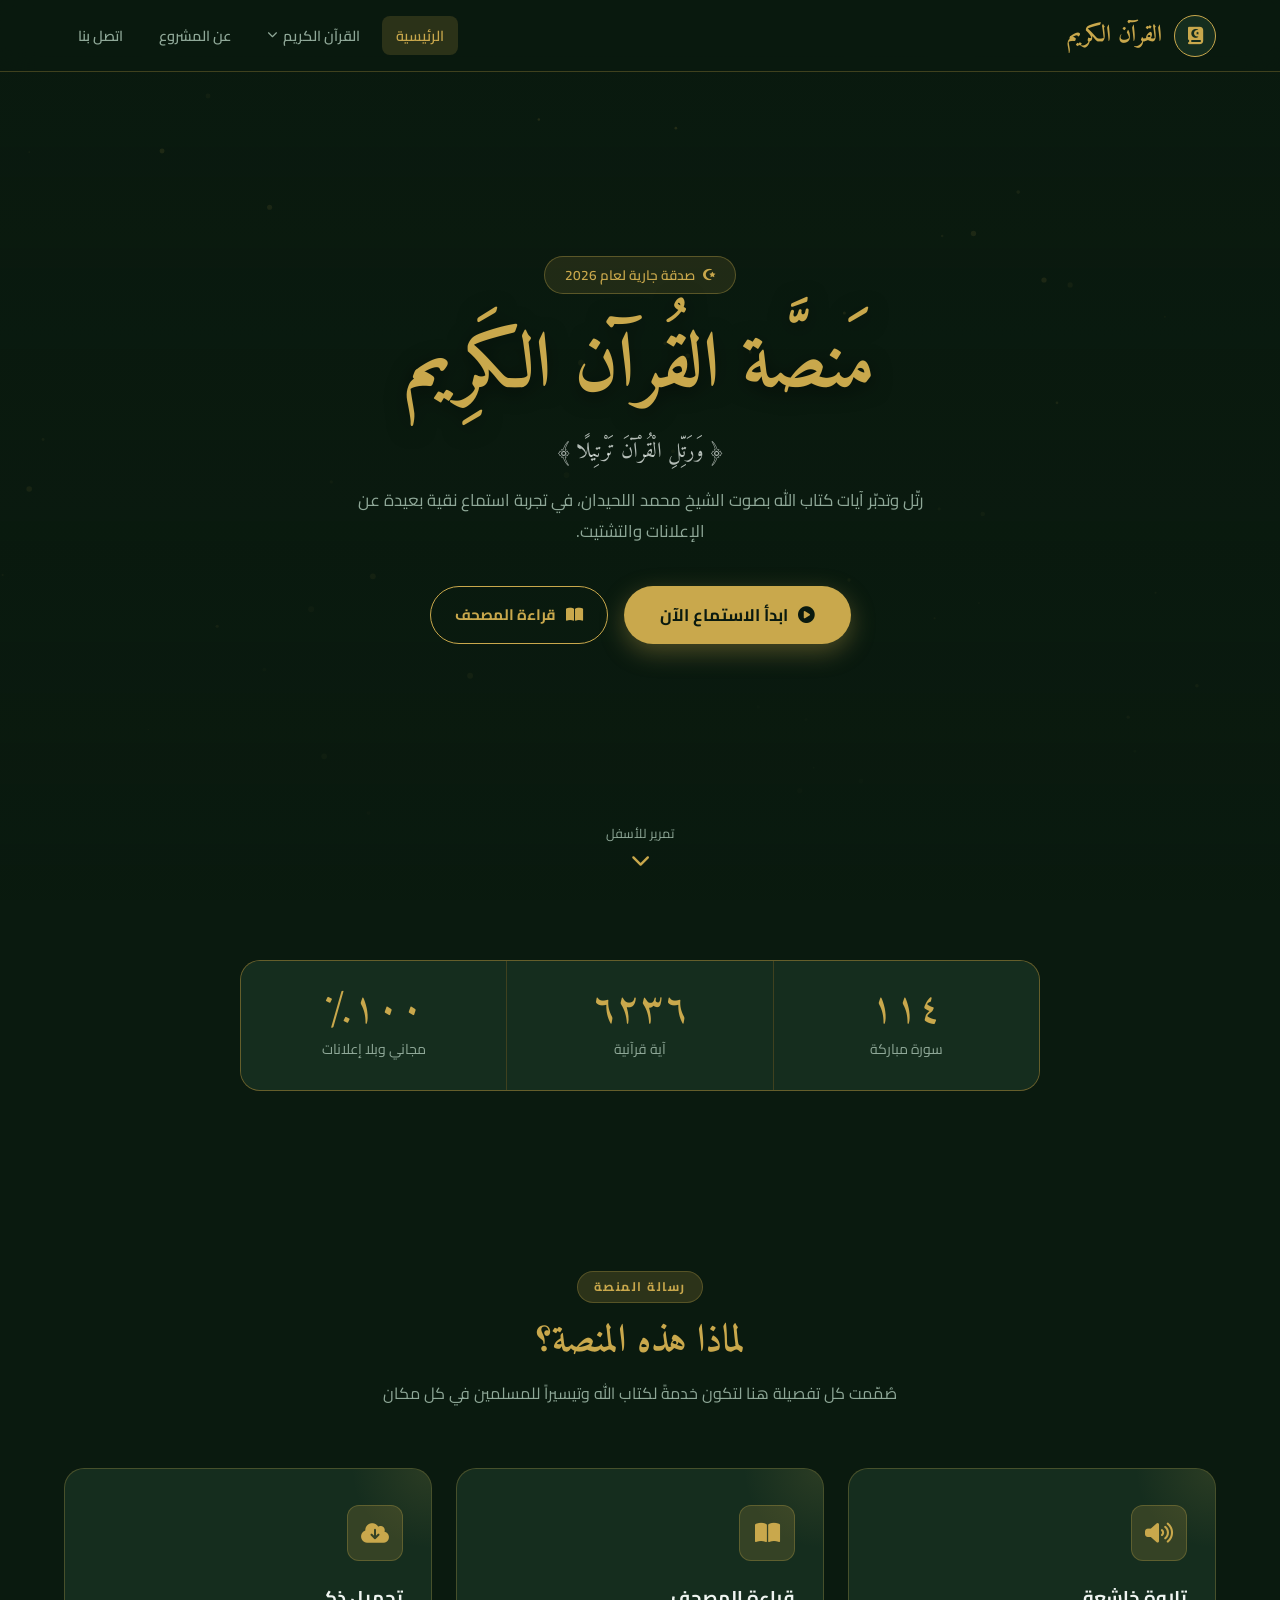
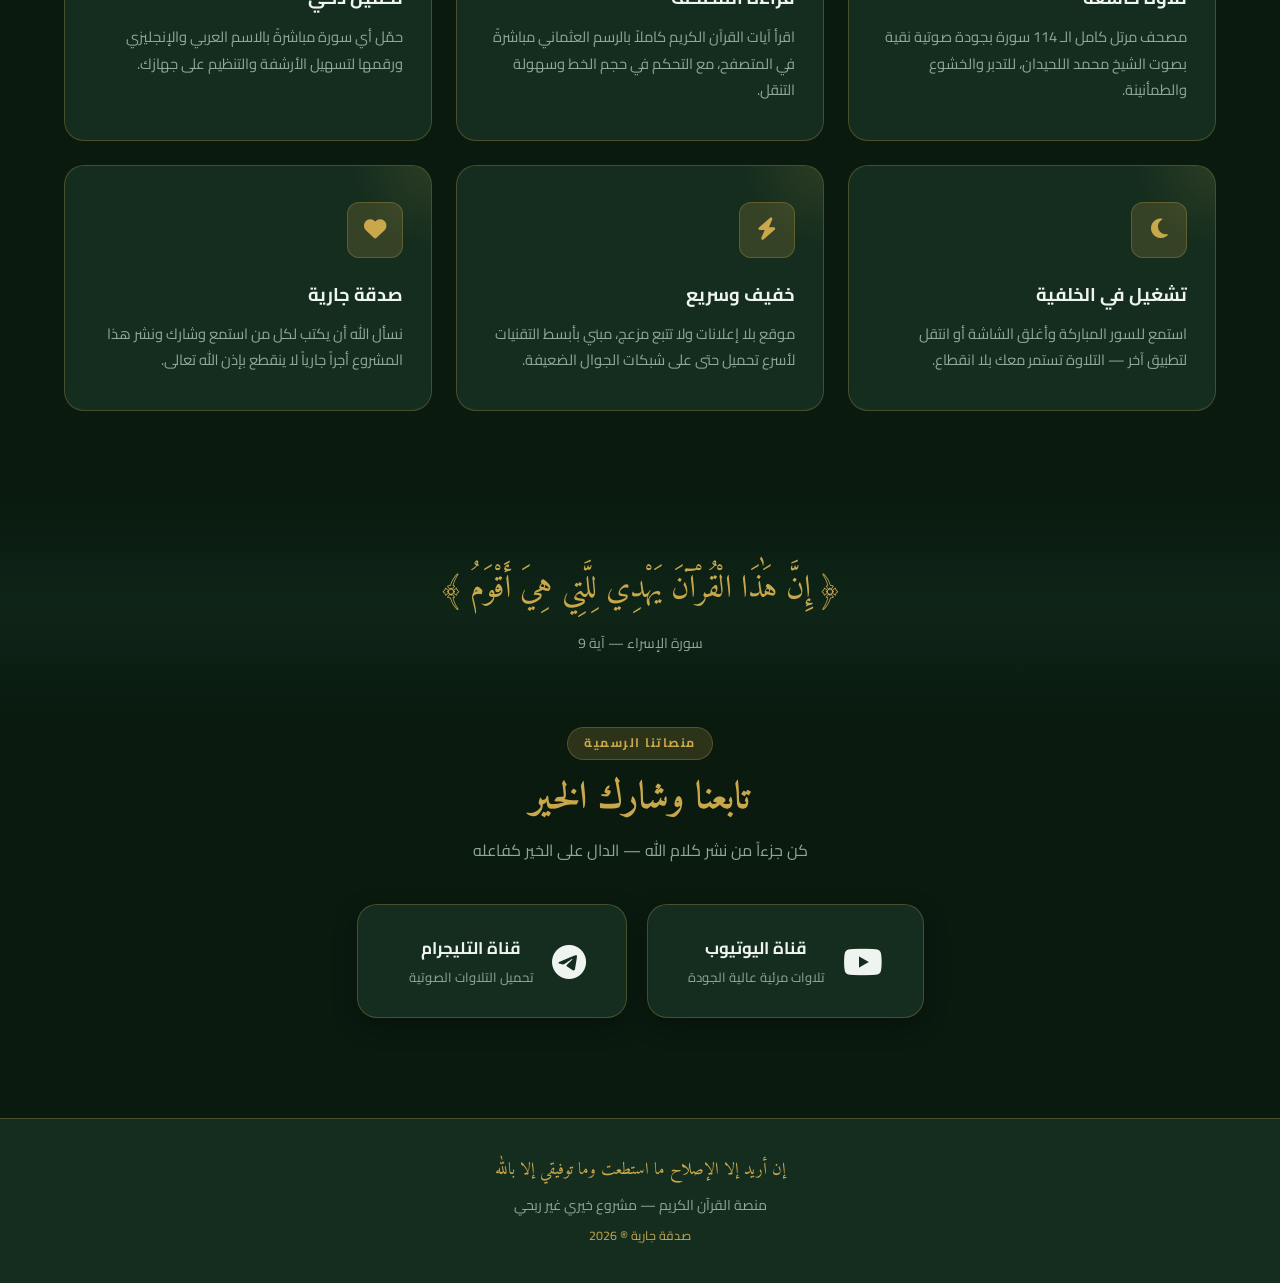
<file: index.html>
<!DOCTYPE html>
<html lang="ar" dir="rtl">
<head>
  <script async src="https://www.googletagmanager.com/gtag/js?id=G-TY6ZGKB8WK"></script>
  <script>
    window.dataLayer = window.dataLayer || [];
    function gtag(){dataLayer.push(arguments);}
    gtag('js', new Date()); gtag('config', 'G-TY6ZGKB8WK');
  </script>
  <meta charset="UTF-8">
  <meta name="viewport" content="width=device-width, initial-scale=1.0">
  <meta name="description" content="منصة المصحف الإلكتروني التفاعلي — استمع وتدبر آيات القرآن الكريم بصوت الشيخ محمد اللحيدان">
  <title>منصة القرآن الكريم | صدقة جارية</title>
  <link rel="preconnect" href="https://fonts.googleapis.com">
  <link rel="preconnect" href="https://fonts.gstatic.com" crossorigin>
  <link href="https://fonts.googleapis.com/css2?family=Cairo:wght@300;400;600;700;900&family=Amiri:ital,wght@0,400;0,700;1,400&display=swap" rel="stylesheet">
  <link rel="stylesheet" href="https://cdnjs.cloudflare.com/ajax/libs/font-awesome/6.4.0/css/all.min.css">
  <link rel="stylesheet" href="style.css">
  <style>
    /* ── Hero ── */
    .hero {
      position: relative; min-height: 100vh;
      display: flex; align-items: center; justify-content: center;
      text-align: center; overflow: hidden;
    }
    .hero-bg {
      position: absolute; inset: 0; z-index: 0;
      background:
        linear-gradient(180deg, rgba(10,26,15,0.6) 0%, rgba(10,26,15,0.95) 100%),
        url('https://images.unsplash.com/photo-1609599006353-e629aaabfeae?q=80&w=1800&auto=format&fit=crop')
        center/cover no-repeat;
    }
    .hero-content { position: relative; z-index: 2; max-width: 820px; padding: 0 24px; }

    .hero-badge {
      display: inline-flex; align-items: center; gap: 8px;
      background: rgba(201,168,76,0.12); border: 1px solid rgba(201,168,76,0.35);
      border-radius: 50px; padding: 6px 20px;
      color: var(--gold); font-size: 0.85rem; font-weight: 600;
      margin-bottom: 28px; animation: fadeDown 0.8s ease both;
    }
    .hero-badge i { font-size: 0.75rem; }

    .hero h1 {
      font-family: 'Amiri', serif; font-size: clamp(2.6rem, 6vw, 4.8rem);
      color: var(--gold); line-height: 1.2; margin-bottom: 18px;
      animation: fadeDown 0.9s 0.1s ease both;
      text-shadow: 0 4px 20px rgba(0,0,0,0.5);
    }
    .hero-verse {
      font-family: 'Amiri', serif; font-size: 1.35rem;
      color: rgba(238,244,240,0.75); margin-bottom: 14px;
      animation: fadeDown 0.9s 0.2s ease both;
    }
    .hero p {
      color: var(--text-soft); font-size: 1.05rem; margin-bottom: 40px;
      max-width: 600px; margin-left: auto; margin-right: auto;
      animation: fadeDown 0.9s 0.3s ease both;
    }
    .hero-btns {
      display: flex; gap: 16px; justify-content: center; flex-wrap: wrap;
      animation: fadeDown 0.9s 0.4s ease both;
    }

    .scroll-hint {
      position: absolute; bottom: 30px; left: 50%; transform: translateX(-50%);
      color: var(--text-soft); font-size: 0.8rem; z-index: 2;
      display: flex; flex-direction: column; align-items: center; gap: 6px;
      animation: float 2s ease-in-out infinite;
    }
    .scroll-hint i { font-size: 1.2rem; color: var(--gold); }

    /* ── إحصائيات بطاقات ── */
    .stats-bar {
      display: grid; grid-template-columns: repeat(3, 1fr);
      gap: 1px; background: var(--gold-border);
      border: 1px solid var(--gold-border); border-radius: var(--radius-lg);
      overflow: hidden; max-width: 800px; margin: 0 auto 80px;
    }
    .stat-item {
      background: var(--green-card); padding: 28px 20px; text-align: center;
    }
    .stat-num {
      font-family: 'Amiri', serif; font-size: 2.6rem;
      color: var(--gold); line-height: 1;
    }
    .stat-label { color: var(--text-soft); font-size: 0.88rem; margin-top: 6px; }

    /* ── ميزات ── */
    .features-section {
      max-width: 1200px; margin: 0 auto; padding: 80px 24px;
      position: relative; z-index: 1;
    }
    .features-header { text-align: center; margin-bottom: 60px; }

    .features-grid {
      display: grid; grid-template-columns: repeat(auto-fit, minmax(300px, 1fr));
      gap: 24px;
    }
    .feature-card {
      background: var(--green-card);
      border: 1px solid var(--gold-border);
      border-radius: var(--radius-lg); padding: 36px 28px;
      transition: var(--transition); position: relative; overflow: hidden;
    }
    .feature-card::before {
      content: ''; position: absolute; top: 0; right: 0;
      width: 80px; height: 80px;
      background: radial-gradient(circle at top right, rgba(201,168,76,0.12), transparent 70%);
    }
    .feature-card:hover { border-color: var(--gold); transform: translateY(-6px); }

    .feature-icon-wrap {
      width: 56px; height: 56px; border-radius: var(--radius-md);
      background: var(--gold-dim); border: 1px solid var(--gold-border);
      display: flex; align-items: center; justify-content: center;
      color: var(--gold); font-size: 1.4rem; margin-bottom: 20px;
    }
    .feature-card h3 { font-size: 1.15rem; color: var(--text); margin-bottom: 10px; }
    .feature-card p { color: var(--text-soft); font-size: 0.92rem; }

    /* ── منصات التواصل ── */
    .social-section {
      max-width: 900px; margin: 0 auto; padding: 0 24px 100px;
      position: relative; z-index: 1; text-align: center;
    }
    .social-grid {
      display: flex; gap: 20px; justify-content: center;
      flex-wrap: wrap; margin-top: 40px;
    }
    .social-card {
      background: var(--green-card);
      border: 1px solid var(--gold-border);
      border-radius: var(--radius-lg);
      padding: 28px 40px;
      display: flex; align-items: center; gap: 18px;
      text-decoration: none; color: var(--text);
      min-width: 270px; transition: var(--transition);
      box-shadow: 0 8px 24px rgba(0,0,0,0.3);
    }
    .social-card i { font-size: 2.2rem; transition: var(--transition); }
    .social-info h4 { font-size: 1.05rem; font-weight: 700; }
    .social-info p { font-size: 0.82rem; color: var(--text-soft); margin-top: 2px; }

    .card-yt:hover { border-color: #ff0000; background: rgba(255,0,0,0.04); transform: translateY(-4px); }
    .card-yt:hover i { color: #ff0000; transform: scale(1.1); }
    .card-tg:hover { border-color: #0088cc; background: rgba(0,136,204,0.04); transform: translateY(-4px); }
    .card-tg:hover i { color: #0088cc; transform: scale(1.1); }

    /* ── آية منتصف الصفحة ── */
    .verse-divider {
      text-align: center; padding: 70px 24px;
      background: linear-gradient(180deg, transparent, var(--green-mid), transparent);
      position: relative; z-index: 1;
    }
    .verse-divider p {
      font-family: 'Amiri', serif; font-size: clamp(1.4rem, 3vw, 2rem);
      color: var(--gold); max-width: 700px; margin: 0 auto 10px;
    }
    .verse-divider small { color: var(--text-soft); font-size: 0.88rem; }

    /* ── انيميشن ── */
    @keyframes fadeDown {
      from { opacity: 0; transform: translateY(-20px); }
      to   { opacity: 1; transform: translateY(0); }
    }
    @keyframes float {
      0%, 100% { transform: translateX(-50%) translateY(0); }
      50%       { transform: translateX(-50%) translateY(-8px); }
    }

    @media (max-width: 768px) {
      .stats-bar { grid-template-columns: 1fr; }
      .social-card { width: 100%; min-width: unset; }
      .hero-btns { flex-direction: column; align-items: center; }
    }
  </style>
</head>
<body>

<canvas id="particles-canvas"></canvas>

<!-- شريط التنقل -->
<nav class="navbar">
  <div class="nav-container">
    <a href="index.html" class="nav-logo">
      <div class="nav-logo-icon"><i class="fa-solid fa-book-quran"></i></div>
      القرآن الكريم
    </a>
    <ul class="nav-links" id="navLinks">
      <li><a href="index.html" class="active">الرئيسية</a></li>
      <li class="dropdown" id="quranDropdown">
        <a href="#" class="dropdown-toggle" onclick="toggleDropdown(event)">
          القرآن الكريم <i class="fa-solid fa-chevron-down chevron"></i>
        </a>
        <ul class="dropdown-menu">
          <li><a href="quran.html"><i class="fa-solid fa-headphones" style="color:var(--gold);margin-left:8px"></i> استماع للمصحف</a></li>
          <li><a href="read.html"><i class="fa-solid fa-book-open" style="color:var(--gold);margin-left:8px"></i> قراءة المصحف</a></li>
        </ul>
      </li>
      <li><a href="about.html">عن المشروع</a></li>
      <li><a href="contact.html">اتصل بنا</a></li>
    </ul>
    <button class="burger" onclick="toggleNav()" aria-label="القائمة">
      <i class="fa-solid fa-bars"></i>
    </button>
  </div>
</nav>

<!-- Hero -->
<section class="hero">
  <div class="hero-bg"></div>
  <div class="hero-content">
    <div class="hero-badge">
      <i class="fa-solid fa-star-and-crescent"></i>
      صدقة جارية لعام 2026
    </div>
    <h1>مَنصَّة القُرآن الكَرِيم</h1>
    <div class="hero-verse">
      ﴿ وَرَتِّلِ الْقُرْآنَ تَرْتِيلًا ﴾
    </div>
    <p>رتّل وتدبّر آيات كتاب الله بصوت الشيخ محمد اللحيدان، في تجربة استماع نقية بعيدة عن الإعلانات والتشتيت.</p>
    <div class="hero-btns">
      <a href="quran.html" class="btn btn-gold" onclick="gtag('event','click_hero_listen',{'event_category':'Engagement'})">
        <i class="fa-solid fa-circle-play"></i>
        ابدأ الاستماع الآن
      </a>
      <a href="read.html" class="btn btn-outline">
        <i class="fa-solid fa-book-open"></i>
        قراءة المصحف
      </a>
    </div>
  </div>
  <div class="scroll-hint">
    <span>تمرير للأسفل</span>
    <i class="fa-solid fa-chevron-down"></i>
  </div>
</section>

<!-- إحصائيات -->
<section style="max-width:1200px;margin:0 auto;padding:60px 24px 20px;position:relative;z-index:1">
  <div class="stats-bar">
    <div class="stat-item">
      <div class="stat-num">١١٤</div>
      <div class="stat-label">سورة مباركة</div>
    </div>
    <div class="stat-item">
      <div class="stat-num">٦٢٣٦</div>
      <div class="stat-label">آية قرآنية</div>
    </div>
    <div class="stat-item">
      <div class="stat-num">١٠٠٪</div>
      <div class="stat-label">مجاني وبلا إعلانات</div>
    </div>
  </div>
</section>

<!-- ميزات -->
<section class="features-section">
  <div class="features-header">
    <div class="section-label">رسالة المنصة</div>
    <h2 class="section-title">لماذا هذه المنصة؟</h2>
    <p class="section-sub">صُمّمت كل تفصيلة هنا لتكون خدمةً لكتاب الله وتيسيراً للمسلمين في كل مكان</p>
  </div>
  <div class="features-grid">
    <div class="feature-card">
      <div class="feature-icon-wrap"><i class="fa-solid fa-volume-high"></i></div>
      <h3>تلاوة خاشعة</h3>
      <p>مصحف مرتل كامل الـ 114 سورة بجودة صوتية نقية بصوت الشيخ محمد اللحيدان، للتدبر والخشوع والطمأنينة.</p>
    </div>
    <div class="feature-card">
      <div class="feature-icon-wrap"><i class="fa-solid fa-book-open"></i></div>
      <h3>قراءة المصحف</h3>
      <p>اقرأ آيات القرآن الكريم كاملاً بالرسم العثماني مباشرةً في المتصفح، مع التحكم في حجم الخط وسهولة التنقل.</p>
    </div>
    <div class="feature-card">
      <div class="feature-icon-wrap"><i class="fa-solid fa-cloud-arrow-down"></i></div>
      <h3>تحميل ذكي</h3>
      <p>حمّل أي سورة مباشرةً بالاسم العربي والإنجليزي ورقمها لتسهيل الأرشفة والتنظيم على جهازك.</p>
    </div>
    <div class="feature-card">
      <div class="feature-icon-wrap"><i class="fa-solid fa-moon"></i></div>
      <h3>تشغيل في الخلفية</h3>
      <p>استمع للسور المباركة وأغلق الشاشة أو انتقل لتطبيق آخر — التلاوة تستمر معك بلا انقطاع.</p>
    </div>
    <div class="feature-card">
      <div class="feature-icon-wrap"><i class="fa-solid fa-bolt"></i></div>
      <h3>خفيف وسريع</h3>
      <p>موقع بلا إعلانات ولا تتبع مزعج، مبني بأبسط التقنيات لأسرع تحميل حتى على شبكات الجوال الضعيفة.</p>
    </div>
    <div class="feature-card">
      <div class="feature-icon-wrap"><i class="fa-solid fa-heart"></i></div>
      <h3>صدقة جارية</h3>
      <p>نسأل الله أن يكتب لكل من استمع وشارك ونشر هذا المشروع أجراً جارياً لا ينقطع بإذن الله تعالى.</p>
    </div>
  </div>
</section>

<!-- آية وسطى -->
<div class="verse-divider">
  <p>﴿ إِنَّ هَٰذَا الْقُرْآنَ يَهْدِي لِلَّتِي هِيَ أَقْوَمُ ﴾</p>
  <small>سورة الإسراء — آية 9</small>
</div>

<!-- منصات التواصل -->
<section class="social-section">
  <div class="section-label">منصاتنا الرسمية</div>
  <h2 class="section-title">تابعنا وشارك الخير</h2>
  <p class="section-sub">كن جزءاً من نشر كلام الله — الدال على الخير كفاعله</p>
  <div class="social-grid">
    <a href="https://youtube.com/@quran_kareem.sadaqa" target="_blank" class="social-card card-yt" onclick="gtag('event','click_youtube',{'event_category':'Outbound'})">
      <i class="fa-brands fa-youtube"></i>
      <div class="social-info">
        <h4>قناة اليوتيوب</h4>
        <p>تلاوات مرئية عالية الجودة</p>
      </div>
    </a>
    <a href="https://t.me/Quran_Kareem_Sadaqa" target="_blank" class="social-card card-tg" onclick="gtag('event','click_telegram',{'event_category':'Outbound'})">
      <i class="fa-brands fa-telegram"></i>
      <div class="social-info">
        <h4>قناة التليجرام</h4>
        <p>تحميل التلاوات الصوتية</p>
      </div>
    </a>
  </div>
</section>

<footer>
  <div class="footer-verse">إن أريد إلا الإصلاح ما استطعت وما توفيقي إلا بالله</div>
  <p>منصة القرآن الكريم — مشروع خيري غير ربحي</p>
  <div class="footer-copy">صدقة جارية ® 2026</div>
</footer>

<script>
  // جزيئات عائمة
  (function(){
    const canvas = document.getElementById('particles-canvas');
    const ctx = canvas.getContext('2d');
    let W, H, particles = [];

    function resize(){ W = canvas.width = innerWidth; H = canvas.height = innerHeight; }
    resize(); window.addEventListener('resize', resize);

    function randomParticle(){
      return {
        x: Math.random() * W, y: H + Math.random() * 200,
        r: Math.random() * 2.5 + 0.5,
        speed: Math.random() * 0.6 + 0.3,
        alpha: Math.random() * 0.5 + 0.2,
        dx: (Math.random() - 0.5) * 0.4
      };
    }

    for(let i = 0; i < 60; i++){
      let p = randomParticle(); p.y = Math.random() * H;
      particles.push(p);
    }

    function draw(){
      ctx.clearRect(0, 0, W, H);
      particles.forEach(p => {
        ctx.beginPath();
        ctx.arc(p.x, p.y, p.r, 0, Math.PI * 2);
        ctx.fillStyle = `rgba(201,168,76,${p.alpha})`;
        ctx.fill();
        p.y -= p.speed; p.x += p.dx;
        if(p.y < -10) Object.assign(p, randomParticle());
      });
      requestAnimationFrame(draw);
    }
    draw();
  })();

  // التنقل
  function toggleNav(){
    document.getElementById('navLinks').classList.toggle('show');
  }
  function toggleDropdown(e){
    if(window.innerWidth <= 768){
      e.preventDefault();
      document.getElementById('quranDropdown').classList.toggle('open');
    }
  }
</script>
</body>
</html>
</file>
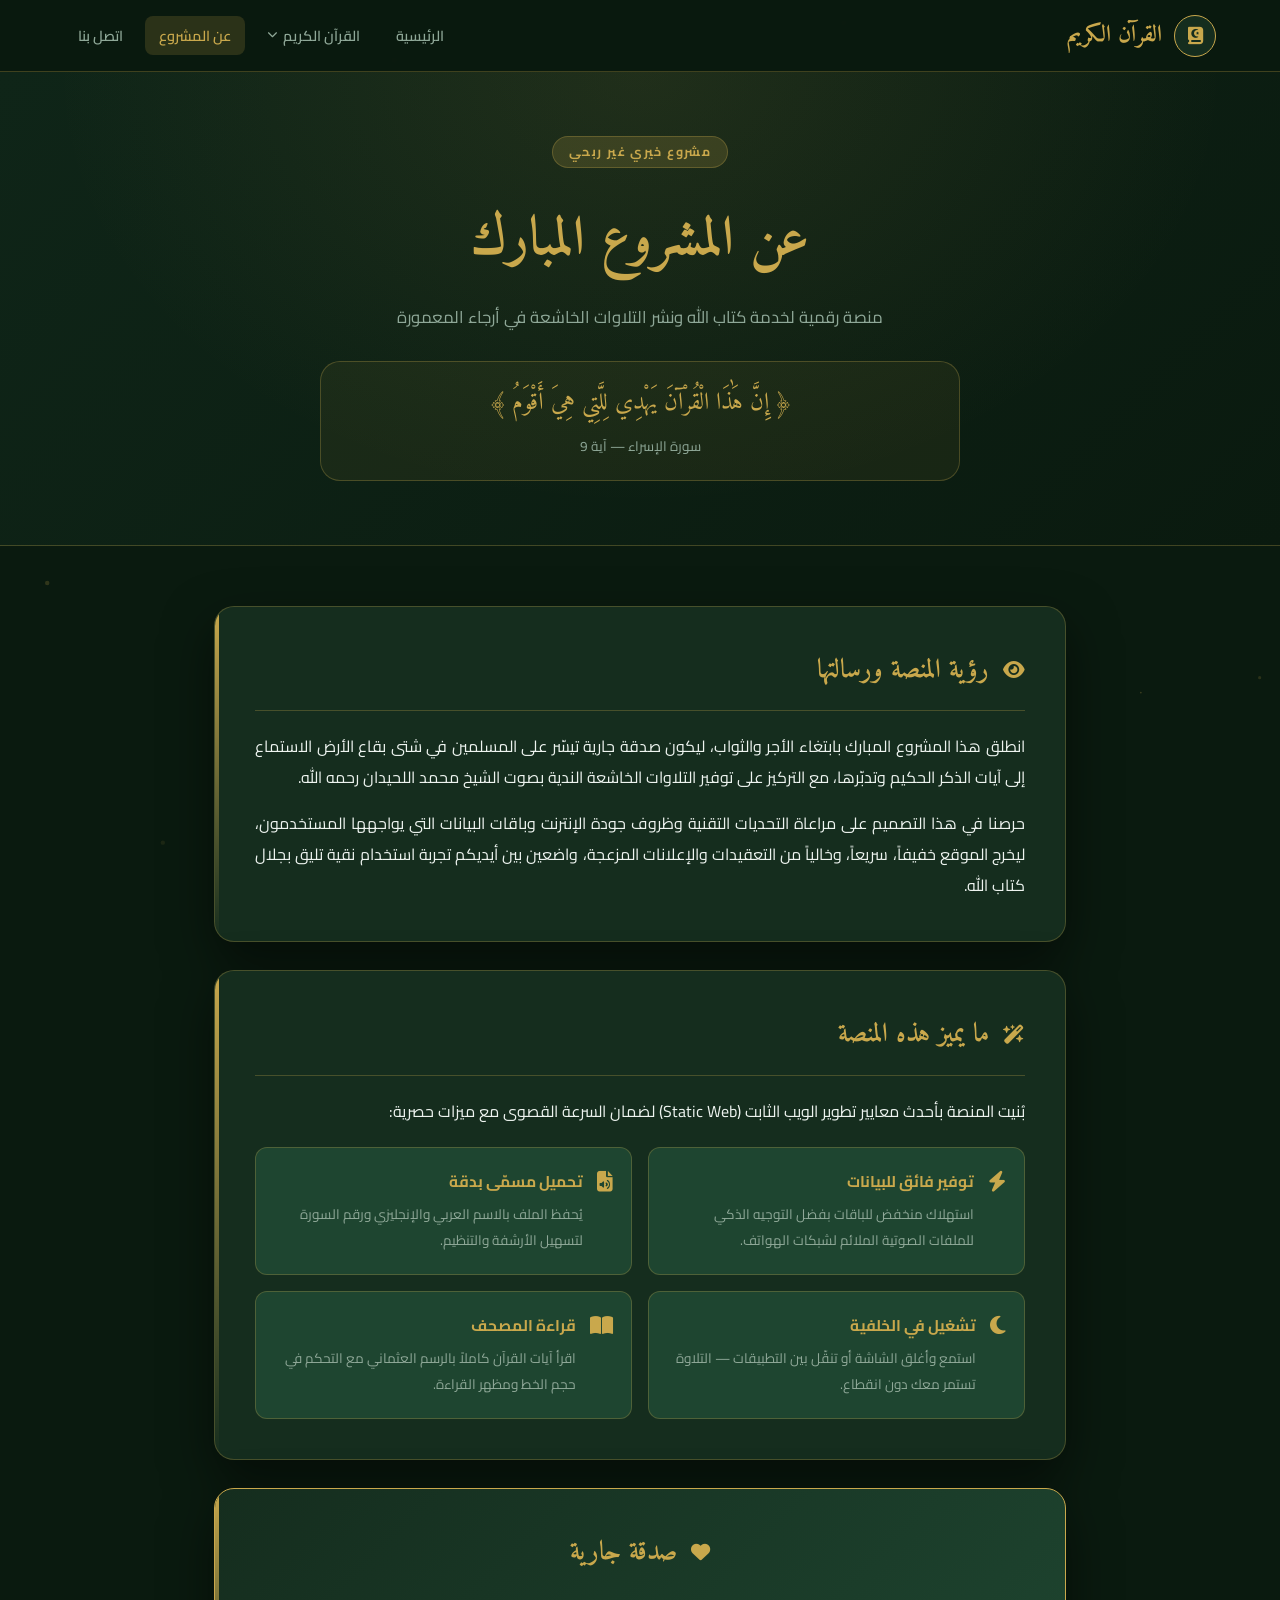
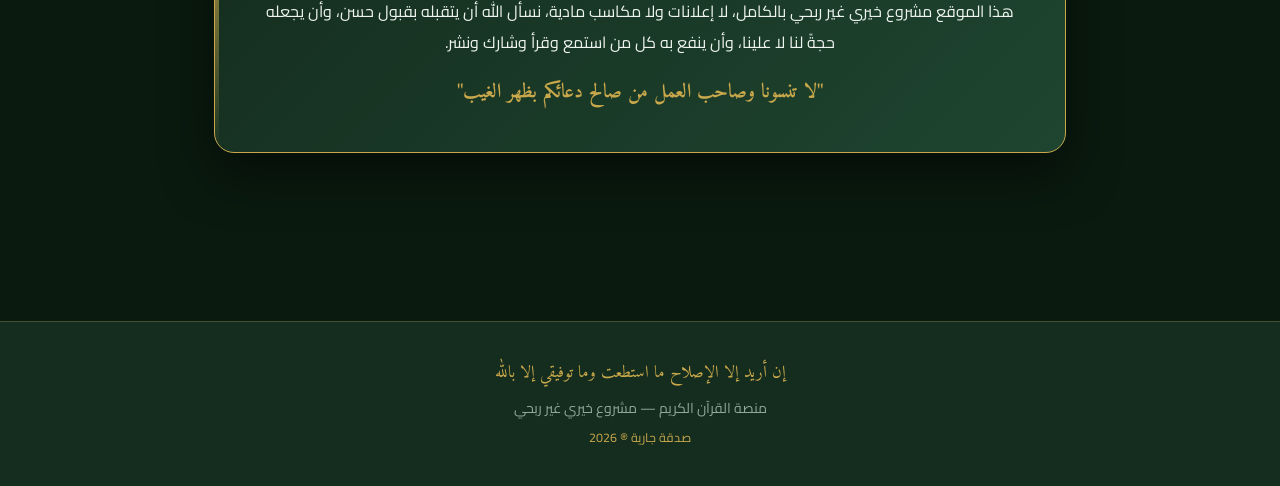
<file: about.html>
<!DOCTYPE html>
<html lang="ar" dir="rtl">
<head>
  <script async src="https://www.googletagmanager.com/gtag/js?id=G-TY6ZGKB8WK"></script>
  <script>
    window.dataLayer = window.dataLayer || [];
    function gtag(){dataLayer.push(arguments);}
    gtag('js', new Date()); gtag('config', 'G-TY6ZGKB8WK');
  </script>
  <meta charset="UTF-8">
  <meta name="viewport" content="width=device-width, initial-scale=1.0">
  <title>عن المشروع | القرآن الكريم صدقة جارية</title>
  <link rel="preconnect" href="https://fonts.googleapis.com">
  <link rel="preconnect" href="https://fonts.gstatic.com" crossorigin>
  <link href="https://fonts.googleapis.com/css2?family=Cairo:wght@300;400;600;700;900&family=Amiri:ital,wght@0,400;0,700;1,400&display=swap" rel="stylesheet">
  <link rel="stylesheet" href="https://cdnjs.cloudflare.com/ajax/libs/font-awesome/6.4.0/css/all.min.css">
  <link rel="stylesheet" href="style.css">
  <style>
    .page-body { padding-top: var(--nav-h); }

    .page-hero {
      background: linear-gradient(135deg, var(--green-mid) 0%, var(--green-deep) 100%);
      border-bottom: 1px solid var(--gold-border);
      padding: 64px 24px; text-align: center; position: relative; overflow: hidden;
    }
    .page-hero::before {
      content: ''; position: absolute; inset: 0;
      background: radial-gradient(ellipse at 50% 0%, rgba(201,168,76,0.1) 0%, transparent 65%);
    }
    .page-hero .section-label { position: relative; }
    .page-hero h1 {
      font-family: 'Amiri', serif; font-size: clamp(2.2rem, 5vw, 3.4rem);
      color: var(--gold); position: relative; margin: 10px 0 12px;
    }
    .page-hero p { color: var(--text-soft); position: relative; font-size: 1.05rem; }

    /* ── آية الهيدر ── */
    .hero-verse-block {
      max-width: 640px; margin: 28px auto 0;
      padding: 20px 28px;
      background: rgba(201,168,76,0.07);
      border: 1px solid var(--gold-border);
      border-radius: var(--radius-lg);
      position: relative; z-index: 1;
    }
    .hero-verse-block p {
      font-family: 'Amiri', serif; font-size: 1.5rem;
      color: var(--gold); margin-bottom: 6px;
    }
    .hero-verse-block small { color: var(--text-soft); font-size: 0.85rem; }

    /* ── محتوى ── */
    .about-container { max-width: 900px; margin: 60px auto; padding: 0 24px 80px; }

    .content-card {
      background: var(--green-card);
      border: 1px solid var(--gold-border);
      border-radius: var(--radius-lg);
      padding: 40px; margin-bottom: 28px;
      box-shadow: var(--shadow);
      position: relative; overflow: hidden;
    }
    .content-card::before {
      content: ''; position: absolute; top: 0; left: 0;
      width: 4px; height: 100%;
      background: linear-gradient(180deg, var(--gold), transparent);
    }

    .card-heading {
      font-family: 'Amiri', serif; font-size: 1.65rem; color: var(--gold);
      display: flex; align-items: center; gap: 14px;
      padding-bottom: 16px; margin-bottom: 20px;
      border-bottom: 1px solid var(--gold-border);
    }
    .card-heading i { font-size: 1.2rem; }

    .content-card p {
      color: var(--text); font-size: 1rem;
      text-align: justify; margin-bottom: 14px; line-height: 1.95;
    }
    .content-card p:last-child { margin-bottom: 0; }

    /* ── شبكة الميزات ── */
    .feat-grid {
      display: grid; grid-template-columns: 1fr 1fr;
      gap: 16px; margin-top: 20px;
    }
    .feat-item {
      background: var(--green-accent);
      border: 1px solid var(--gold-border);
      border-radius: var(--radius-md);
      padding: 20px 18px; display: flex; gap: 14px;
      transition: var(--transition);
    }
    .feat-item:hover { border-color: var(--gold); background: var(--gold-dim); }
    .feat-item i { color: var(--gold); font-size: 1.3rem; margin-top: 3px; flex-shrink: 0; }
    .feat-item h4 { color: var(--gold); font-size: 0.97rem; margin-bottom: 5px; }
    .feat-item p { font-size: 0.85rem; color: var(--text-soft); margin: 0; text-align: right; }

    /* ── بطاقة الدعاء ── */
    .dua-card {
      text-align: center;
      border-color: var(--gold) !important;
      background: linear-gradient(135deg, var(--green-card) 0%, var(--green-accent) 100%) !important;
    }
    .dua-card .card-heading { justify-content: center; border: none; padding-bottom: 0; }
    .dua-card p { text-align: center !important; }
    .dua-card .dua-text {
      font-family: 'Amiri', serif; font-size: 1.25rem;
      color: var(--gold); font-weight: 700; margin-top: 8px;
    }

    @media (max-width: 768px) {
      .feat-grid { grid-template-columns: 1fr; }
      .content-card { padding: 24px 20px; }
    }
  </style>
</head>
<body class="page-body">

<canvas id="particles-canvas"></canvas>

<nav class="navbar">
  <div class="nav-container">
    <a href="index.html" class="nav-logo">
      <div class="nav-logo-icon"><i class="fa-solid fa-book-quran"></i></div>
      القرآن الكريم
    </a>
    <ul class="nav-links" id="navLinks">
      <li><a href="index.html">الرئيسية</a></li>
      <li class="dropdown" id="quranDropdown">
        <a href="#" class="dropdown-toggle" onclick="toggleDropdown(event)">
          القرآن الكريم <i class="fa-solid fa-chevron-down chevron"></i>
        </a>
        <ul class="dropdown-menu">
          <li><a href="quran.html"><i class="fa-solid fa-headphones" style="color:var(--gold);margin-left:8px"></i> استماع للمصحف</a></li>
          <li><a href="read.html"><i class="fa-solid fa-book-open" style="color:var(--gold);margin-left:8px"></i> قراءة المصحف</a></li>
        </ul>
      </li>
      <li><a href="about.html" class="active">عن المشروع</a></li>
      <li><a href="contact.html">اتصل بنا</a></li>
    </ul>
    <button class="burger" onclick="toggleNav()" aria-label="القائمة">
      <i class="fa-solid fa-bars"></i>
    </button>
  </div>
</nav>

<div class="page-hero">
  <div class="section-label">مشروع خيري غير ربحي</div>
  <h1>عن المشروع المبارك</h1>
  <p>منصة رقمية لخدمة كتاب الله ونشر التلاوات الخاشعة في أرجاء المعمورة</p>
  <div class="hero-verse-block">
    <p>﴿ إِنَّ هَٰذَا الْقُرْآنَ يَهْدِي لِلَّتِي هِيَ أَقْوَمُ ﴾</p>
    <small>سورة الإسراء — آية 9</small>
  </div>
</div>

<div class="about-container">

  <div class="content-card">
    <h2 class="card-heading"><i class="fa-solid fa-eye"></i> رؤية المنصة ورسالتها</h2>
    <p>
      انطلق هذا المشروع المبارك بابتغاء الأجر والثواب، ليكون صدقة جارية تيسّر على المسلمين في شتى بقاع الأرض الاستماع إلى آيات الذكر الحكيم وتدبّرها، مع التركيز على توفير التلاوات الخاشعة الندية بصوت الشيخ محمد اللحيدان رحمه الله.
    </p>
    <p>
      حرصنا في هذا التصميم على مراعاة التحديات التقنية وظروف جودة الإنترنت وباقات البيانات التي يواجهها المستخدمون، ليخرج الموقع خفيفاً، سريعاً، وخالياً من التعقيدات والإعلانات المزعجة، واضعين بين أيديكم تجربة استخدام نقية تليق بجلال كتاب الله.
    </p>
  </div>

  <div class="content-card">
    <h2 class="card-heading"><i class="fa-solid fa-wand-magic-sparkles"></i> ما يميز هذه المنصة</h2>
    <p>بُنيت المنصة بأحدث معايير تطوير الويب الثابت (Static Web) لضمان السرعة القصوى مع ميزات حصرية:</p>
    <div class="feat-grid">
      <div class="feat-item">
        <i class="fa-solid fa-bolt"></i>
        <div>
          <h4>توفير فائق للبيانات</h4>
          <p>استهلاك منخفض للباقات بفضل التوجيه الذكي للملفات الصوتية الملائم لشبكات الهواتف.</p>
        </div>
      </div>
      <div class="feat-item">
        <i class="fa-solid fa-file-audio"></i>
        <div>
          <h4>تحميل مسمّى بدقة</h4>
          <p>يُحفظ الملف بالاسم العربي والإنجليزي ورقم السورة لتسهيل الأرشفة والتنظيم.</p>
        </div>
      </div>
      <div class="feat-item">
        <i class="fa-solid fa-moon"></i>
        <div>
          <h4>تشغيل في الخلفية</h4>
          <p>استمع وأغلق الشاشة أو تنقّل بين التطبيقات — التلاوة تستمر معك دون انقطاع.</p>
        </div>
      </div>
      <div class="feat-item">
        <i class="fa-solid fa-book-open"></i>
        <div>
          <h4>قراءة المصحف</h4>
          <p>اقرأ آيات القرآن كاملاً بالرسم العثماني مع التحكم في حجم الخط ومظهر القراءة.</p>
        </div>
      </div>
    </div>
  </div>

  <div class="content-card dua-card">
    <h2 class="card-heading"><i class="fa-solid fa-heart"></i> صدقة جارية</h2>
    <p>
      هذا الموقع مشروع خيري غير ربحي بالكامل، لا إعلانات ولا مكاسب مادية، نسأل الله أن يتقبله بقبول حسن، وأن يجعله حجةً لنا لا علينا، وأن ينفع به كل من استمع وقرأ وشارك ونشر.
    </p>
    <p class="dua-text">
      "لا تنسونا وصاحب العمل من صالح دعائكم بظهر الغيب"
    </p>
  </div>

</div>

<footer>
  <div class="footer-verse">إن أريد إلا الإصلاح ما استطعت وما توفيقي إلا بالله</div>
  <p>منصة القرآن الكريم — مشروع خيري غير ربحي</p>
  <div class="footer-copy">صدقة جارية ® 2026</div>
</footer>

<script>
  (function(){
    const canvas = document.getElementById('particles-canvas');
    const ctx = canvas.getContext('2d');
    let W, H, particles = [];
    function resize(){ W = canvas.width = innerWidth; H = canvas.height = innerHeight; }
    resize(); window.addEventListener('resize', resize);
    function rp(){ return { x:Math.random()*W, y:H+Math.random()*100, r:Math.random()*2+0.5, speed:Math.random()*0.5+0.25, alpha:Math.random()*0.4+0.1, dx:(Math.random()-0.5)*0.3 }; }
    for(let i=0;i<45;i++){ let p=rp(); p.y=Math.random()*H; particles.push(p); }
    function draw(){ ctx.clearRect(0,0,W,H); particles.forEach(p=>{ ctx.beginPath(); ctx.arc(p.x,p.y,p.r,0,Math.PI*2); ctx.fillStyle=`rgba(201,168,76,${p.alpha})`; ctx.fill(); p.y-=p.speed; p.x+=p.dx; if(p.y<-10) Object.assign(p,rp()); }); requestAnimationFrame(draw); }
    draw();
  })();
  function toggleNav(){ document.getElementById('navLinks').classList.toggle('show'); }
  function toggleDropdown(e){
    if(window.innerWidth <= 768){ e.preventDefault(); document.getElementById('quranDropdown').classList.toggle('open'); }
  }
</script>
</body>
</html>
</file>
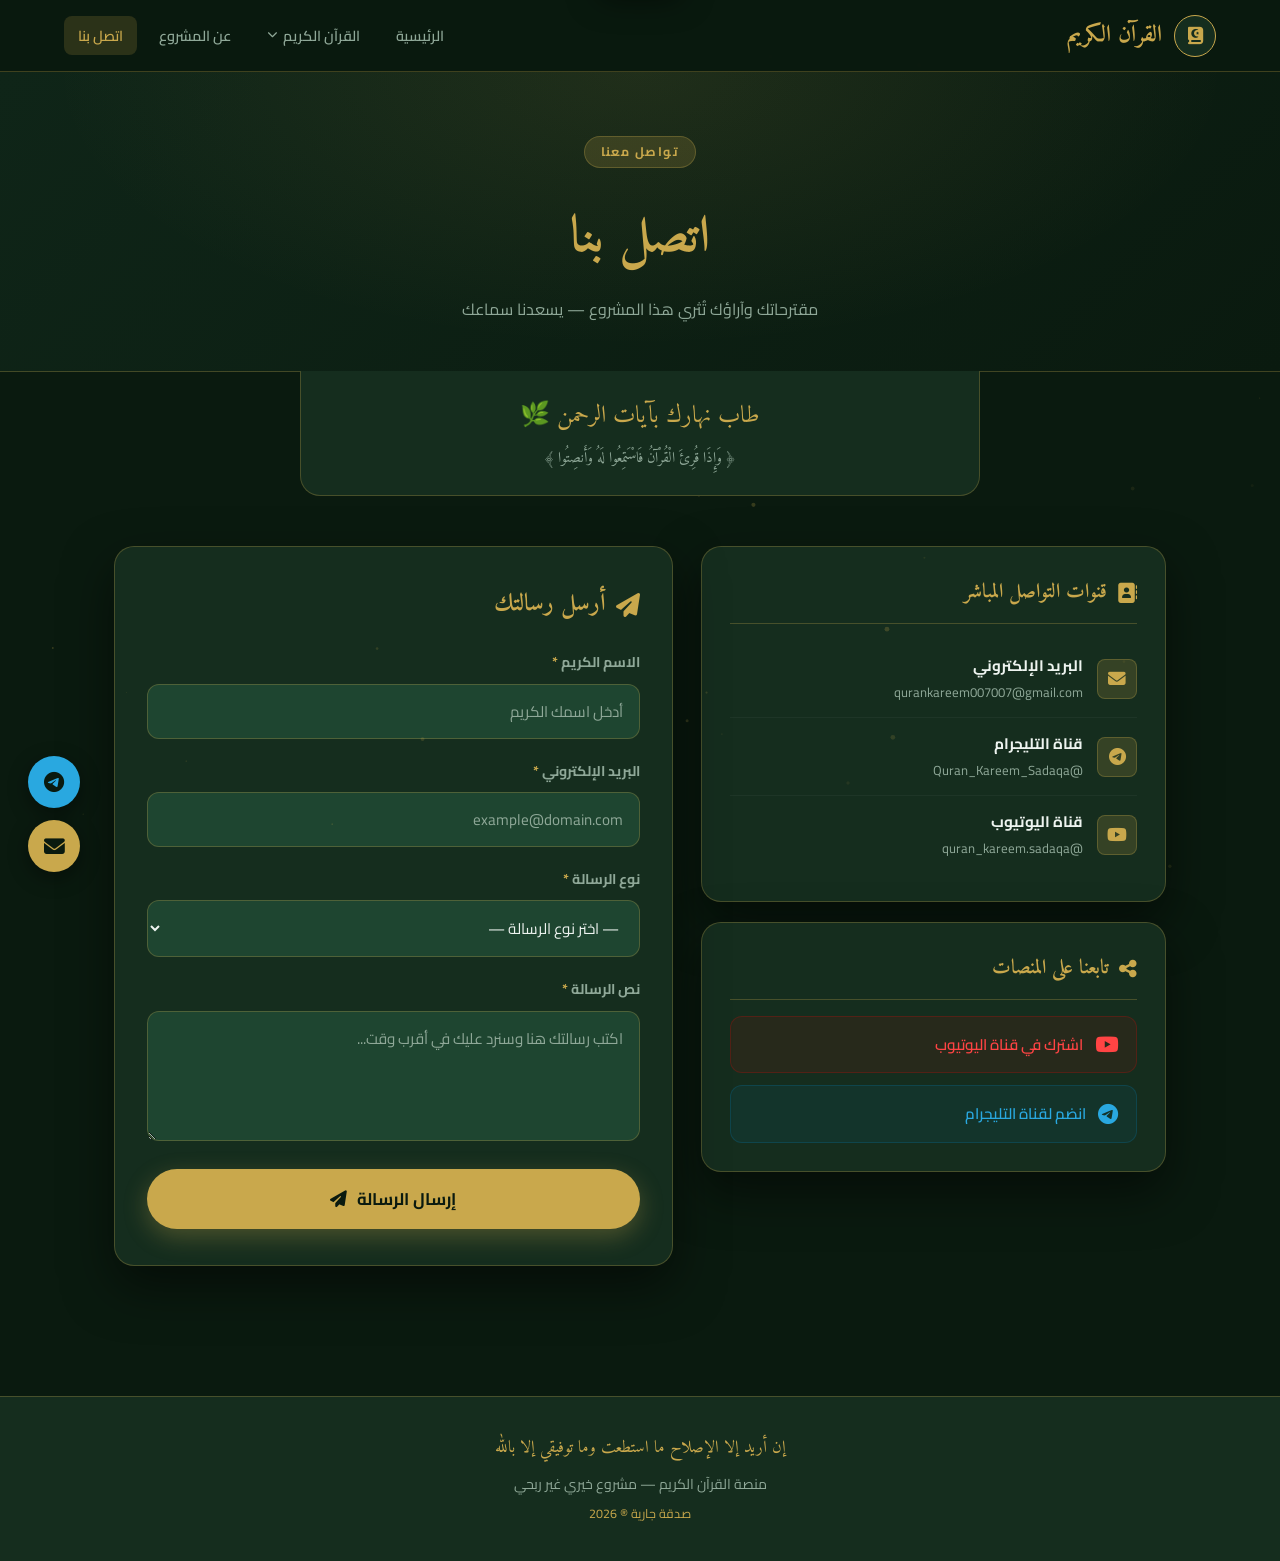
<file: contact.html>
<!DOCTYPE html>
<html lang="ar" dir="rtl">
<head>
  <script async src="https://www.googletagmanager.com/gtag/js?id=G-TY6ZGKB8WK"></script>
  <script>
    window.dataLayer = window.dataLayer || [];
    function gtag(){dataLayer.push(arguments);}
    gtag('js', new Date()); gtag('config', 'G-TY6ZGKB8WK');
  </script>
  <meta charset="UTF-8">
  <meta name="viewport" content="width=device-width, initial-scale=1.0">
  <title>اتصل بنا | القرآن الكريم صدقة جارية</title>
  <link rel="preconnect" href="https://fonts.googleapis.com">
  <link rel="preconnect" href="https://fonts.gstatic.com" crossorigin>
  <link href="https://fonts.googleapis.com/css2?family=Cairo:wght@300;400;600;700;900&family=Amiri:ital,wght@0,400;0,700;1,400&display=swap" rel="stylesheet">
  <link rel="stylesheet" href="https://cdnjs.cloudflare.com/ajax/libs/font-awesome/6.4.0/css/all.min.css">
  <link rel="stylesheet" href="style.css">
  <style>
    .page-body { padding-top: var(--nav-h); }

    .page-hero {
      background: linear-gradient(135deg, var(--green-mid) 0%, var(--green-deep) 100%);
      border-bottom: 1px solid var(--gold-border);
      padding: 64px 24px 48px; text-align: center; position: relative; overflow: hidden;
    }
    .page-hero::before {
      content: ''; position: absolute; inset: 0;
      background: radial-gradient(ellipse at 50% 0%, rgba(201,168,76,0.1) 0%, transparent 65%);
    }
    .page-hero .section-label, .page-hero h1, .page-hero p { position: relative; }
    .page-hero h1 {
      font-family: 'Amiri', serif; font-size: clamp(2rem, 5vw, 3.2rem);
      color: var(--gold); margin: 10px 0 10px;
    }
    .page-hero p { color: var(--text-soft); }

    /* ── بطاقة الترحيب الروحانية ── */
    .welcome-card {
      max-width: 680px; margin: -1px auto 0;
      background: var(--green-card);
      border: 1px solid var(--gold-border);
      border-top: none; border-radius: 0 0 var(--radius-lg) var(--radius-lg);
      padding: 24px 32px; text-align: center;
      position: relative; z-index: 1;
    }
    .greeting-text {
      font-family: 'Amiri', serif; font-size: 1.5rem; color: var(--gold);
      margin-bottom: 6px;
    }
    .verse-random {
      color: var(--text-soft); font-size: 0.92rem;
      font-family: 'Amiri', serif;
    }

    /* ── تخطيط الصفحة ── */
    .contact-layout {
      max-width: 1100px; margin: 50px auto;
      padding: 0 24px 80px;
      display: grid; grid-template-columns: 1fr 1.2fr; gap: 28px;
    }

    /* ── معلومات التواصل ── */
    .contact-info { display: flex; flex-direction: column; gap: 20px; }

    .info-card {
      background: var(--green-card);
      border: 1px solid var(--gold-border);
      border-radius: var(--radius-lg); padding: 28px;
      box-shadow: var(--shadow); transition: var(--transition);
    }
    .info-card:hover { border-color: var(--gold); transform: translateY(-3px); }

    .info-card h3 {
      font-family: 'Amiri', serif; color: var(--gold);
      font-size: 1.25rem; margin-bottom: 16px;
      display: flex; align-items: center; gap: 10px;
      padding-bottom: 12px; border-bottom: 1px solid var(--gold-border);
    }

    .contact-link {
      display: flex; align-items: center; gap: 14px;
      padding: 12px 0; text-decoration: none; color: var(--text);
      border-bottom: 1px solid rgba(255,255,255,0.04);
      transition: var(--transition);
    }
    .contact-link:last-child { border-bottom: none; }
    .contact-link:hover { color: var(--gold); padding-right: 6px; }
    .contact-link .link-icon {
      width: 40px; height: 40px; border-radius: var(--radius-sm);
      background: var(--gold-dim); border: 1px solid var(--gold-border);
      display: flex; align-items: center; justify-content: center;
      color: var(--gold); font-size: 1.1rem; flex-shrink: 0;
      transition: var(--transition);
    }
    .contact-link:hover .link-icon { background: var(--gold); color: var(--green-deep); }
    .contact-link .link-text h4 { font-size: 0.95rem; font-weight: 700; }
    .contact-link .link-text p { font-size: 0.82rem; color: var(--text-soft); margin-top: 2px; }

    /* أزرار الشبكات الاجتماعية */
    .social-btns { display: flex; flex-direction: column; gap: 12px; }
    .social-btn {
      display: flex; align-items: center; gap: 12px;
      padding: 14px 18px; border-radius: var(--radius-md);
      text-decoration: none; font-weight: 600; font-size: 0.95rem;
      transition: var(--transition); border: 1px solid transparent;
    }
    .social-btn i { font-size: 1.3rem; }
    .social-btn-yt {
      background: rgba(255,0,0,0.08); color: #ff4444; border-color: rgba(255,0,0,0.2);
    }
    .social-btn-yt:hover { background: rgba(255,0,0,0.15); border-color: #ff4444; }
    .social-btn-tg {
      background: rgba(0,136,204,0.08); color: #29a8e0; border-color: rgba(0,136,204,0.2);
    }
    .social-btn-tg:hover { background: rgba(0,136,204,0.15); border-color: #29a8e0; }

    /* ── نموذج التواصل ── */
    .form-card {
      background: var(--green-card);
      border: 1px solid var(--gold-border);
      border-radius: var(--radius-lg); padding: 36px 32px;
      box-shadow: var(--shadow);
    }
    .form-card h2 {
      font-family: 'Amiri', serif; color: var(--gold); font-size: 1.5rem;
      margin-bottom: 24px; display: flex; align-items: center; gap: 10px;
    }

    .form-group { margin-bottom: 20px; }
    .form-group label {
      display: block; font-size: 0.88rem; font-weight: 700;
      color: var(--text-soft); margin-bottom: 8px;
    }
    .form-group label span { color: var(--gold); }

    .form-input {
      width: 100%; padding: 12px 16px;
      background: var(--green-accent); color: var(--text);
      border: 1.5px solid var(--gold-border); border-radius: var(--radius-md);
      font-family: 'Cairo', sans-serif; font-size: 0.95rem;
      outline: none; transition: var(--transition);
    }
    .form-input:focus { border-color: var(--gold); background: var(--green-deep); }
    .form-input::placeholder { color: var(--text-soft); }

    select.form-input { cursor: pointer; }
    textarea.form-input { height: 130px; resize: vertical; }

    .submit-btn {
      width: 100%; padding: 14px;
      background: var(--gold); color: var(--green-deep);
      border: none; border-radius: 50px;
      font-family: 'Cairo', sans-serif; font-weight: 700; font-size: 1.05rem;
      cursor: pointer; transition: var(--transition);
      display: flex; align-items: center; justify-content: center; gap: 10px;
      box-shadow: 0 8px 24px rgba(201,168,76,0.3);
    }
    .submit-btn:hover:not(:disabled) { background: var(--gold-light); transform: translateY(-2px); }
    .submit-btn:disabled { opacity: 0.7; cursor: not-allowed; }

    .spinner {
      width: 18px; height: 18px; display: none;
      border: 2.5px solid rgba(0,0,0,0.2);
      border-top-color: var(--green-deep); border-radius: 50%;
      animation: spin 0.8s linear infinite;
    }
    @keyframes spin { to { transform: rotate(360deg); } }

    /* Toast */
    .toast {
      position: fixed; top: 24px; left: 50%; transform: translateX(-50%) translateY(-80px);
      background: var(--green-card); border: 1px solid var(--gold);
      border-radius: var(--radius-md); padding: 14px 28px;
      color: var(--gold); font-weight: 700; font-size: 0.95rem;
      display: flex; align-items: center; gap: 10px;
      z-index: 9999; transition: transform 0.4s cubic-bezier(0.4,0,0.2,1);
      box-shadow: 0 10px 30px rgba(0,0,0,0.5);
    }
    .toast.show { transform: translateX(-50%) translateY(0); }

    /* أزرار طافية */
    .float-btns {
      position: fixed; bottom: 28px; left: 28px;
      display: flex; flex-direction: column; gap: 12px; z-index: 500;
    }
    .float-btn {
      width: 52px; height: 52px; border-radius: 50%;
      display: flex; align-items: center; justify-content: center;
      text-decoration: none; font-size: 1.3rem; color: var(--green-deep);
      box-shadow: 0 6px 20px rgba(0,0,0,0.4);
      transition: var(--transition); animation: pulse-ring 2.5s infinite;
    }
    .float-btn-tg { background: #29a8e0; }
    .float-btn-mail { background: var(--gold); animation-delay: 0.5s; }
    .float-btn:hover { transform: scale(1.12); }

    @media (max-width: 900px) {
      .contact-layout { grid-template-columns: 1fr; }
    }
    @media (max-width: 768px) {
      .welcome-card { margin: 0 16px; border-radius: var(--radius-lg); border-top: 1px solid var(--gold-border); }
      .form-card { padding: 24px 18px; }
    }
  </style>
</head>
<body class="page-body">

<!-- Toast إشعار -->
<div class="toast" id="toast">
  <i class="fa-solid fa-circle-check"></i>
  <span id="toastMsg"></span>
</div>

<!-- أزرار طافية -->
<div class="float-btns">
  <a href="https://t.me/Quran_Kareem_Sadaqa" target="_blank" class="float-btn float-btn-tg" title="تليجرام">
    <i class="fa-brands fa-telegram"></i>
  </a>
  <a href="mailto:qurankareem007007@gmail.com" class="float-btn float-btn-mail" title="بريد إلكتروني">
    <i class="fa-solid fa-envelope"></i>
  </a>
</div>

<canvas id="particles-canvas"></canvas>

<nav class="navbar">
  <div class="nav-container">
    <a href="index.html" class="nav-logo">
      <div class="nav-logo-icon"><i class="fa-solid fa-book-quran"></i></div>
      القرآن الكريم
    </a>
    <ul class="nav-links" id="navLinks">
      <li><a href="index.html">الرئيسية</a></li>
      <li class="dropdown" id="quranDropdown">
        <a href="#" class="dropdown-toggle" onclick="toggleDropdown(event)">
          القرآن الكريم <i class="fa-solid fa-chevron-down chevron"></i>
        </a>
        <ul class="dropdown-menu">
          <li><a href="quran.html"><i class="fa-solid fa-headphones" style="color:var(--gold);margin-left:8px"></i> استماع للمصحف</a></li>
          <li><a href="read.html"><i class="fa-solid fa-book-open" style="color:var(--gold);margin-left:8px"></i> قراءة المصحف</a></li>
        </ul>
      </li>
      <li><a href="about.html">عن المشروع</a></li>
      <li><a href="contact.html" class="active">اتصل بنا</a></li>
    </ul>
    <button class="burger" onclick="toggleNav()" aria-label="القائمة">
      <i class="fa-solid fa-bars"></i>
    </button>
  </div>
</nav>

<!-- Hero -->
<div class="page-hero">
  <div class="section-label">تواصل معنا</div>
  <h1>اتصل بنا</h1>
  <p>مقترحاتك وآراؤك تُثري هذا المشروع — يسعدنا سماعك</p>
</div>

<!-- بطاقة الترحيب -->
<div class="welcome-card">
  <div class="greeting-text" id="greetingText">أهلاً وسهلاً بك</div>
  <div class="verse-random" id="verseRandom"></div>
</div>

<!-- التخطيط -->
<div class="contact-layout">

  <!-- معلومات التواصل -->
  <div class="contact-info">
    <div class="info-card">
      <h3><i class="fa-solid fa-address-book"></i> قنوات التواصل المباشر</h3>

      <a href="mailto:qurankareem007007@gmail.com" class="contact-link">
        <div class="link-icon"><i class="fa-solid fa-envelope"></i></div>
        <div class="link-text">
          <h4>البريد الإلكتروني</h4>
          <p>qurankareem007007@gmail.com</p>
        </div>
      </a>

      <a href="https://t.me/Quran_Kareem_Sadaqa" target="_blank" class="contact-link">
        <div class="link-icon"><i class="fa-brands fa-telegram"></i></div>
        <div class="link-text">
          <h4>قناة التليجرام</h4>
          <p>@Quran_Kareem_Sadaqa</p>
        </div>
      </a>

      <a href="https://youtube.com/@quran_kareem.sadaqa" target="_blank" class="contact-link">
        <div class="link-icon"><i class="fa-brands fa-youtube"></i></div>
        <div class="link-text">
          <h4>قناة اليوتيوب</h4>
          <p>@quran_kareem.sadaqa</p>
        </div>
      </a>
    </div>

    <div class="info-card">
      <h3><i class="fa-solid fa-share-nodes"></i> تابعنا على المنصات</h3>
      <div class="social-btns">
        <a href="https://youtube.com/@quran_kareem.sadaqa" target="_blank" class="social-btn social-btn-yt">
          <i class="fa-brands fa-youtube"></i>
          <span>اشترك في قناة اليوتيوب</span>
        </a>
        <a href="https://t.me/Quran_Kareem_Sadaqa" target="_blank" class="social-btn social-btn-tg">
          <i class="fa-brands fa-telegram"></i>
          <span>انضم لقناة التليجرام</span>
        </a>
      </div>
    </div>
  </div>

  <!-- نموذج التواصل -->
  <div class="form-card">
    <h2><i class="fa-solid fa-paper-plane"></i> أرسل رسالتك</h2>

    <div class="form-group">
      <label>الاسم الكريم <span>*</span></label>
      <input type="text" class="form-input" id="f-name" placeholder="أدخل اسمك الكريم" required>
    </div>

    <div class="form-group">
      <label>البريد الإلكتروني <span>*</span></label>
      <input type="email" class="form-input" id="f-email" placeholder="example@domain.com" required>
    </div>

    <div class="form-group">
      <label>نوع الرسالة <span>*</span></label>
      <select class="form-input" id="f-type">
        <option value="">— اختر نوع الرسالة —</option>
        <option value="suggestion">اقتراح تطوير</option>
        <option value="error">تبليغ عن خطأ تقني</option>
        <option value="inquiry">استفسار عام</option>
        <option value="other">أخرى</option>
      </select>
    </div>

    <div class="form-group">
      <label>نص الرسالة <span>*</span></label>
      <textarea class="form-input" id="f-msg" placeholder="اكتب رسالتك هنا وسنرد عليك في أقرب وقت..."></textarea>
    </div>

    <button class="submit-btn" id="submitBtn" onclick="sendForm()">
      <span id="btnTxt">إرسال الرسالة</span>
      <div class="spinner" id="spinner"></div>
      <i class="fa-solid fa-paper-plane" id="btnIcon"></i>
    </button>
  </div>

</div>

<footer>
  <div class="footer-verse">إن أريد إلا الإصلاح ما استطعت وما توفيقي إلا بالله</div>
  <p>منصة القرآن الكريم — مشروع خيري غير ربحي</p>
  <div class="footer-copy">صدقة جارية ® 2026</div>
</footer>

<script>
  // ── ترحيب تكيفي ──
  const verses = [
    "﴿ وَإِذَا قُرِئَ الْقُرْآنُ فَاسْتَمِعُوا لَهُ وَأَنصِتُوا ﴾",
    "﴿ إِنَّ هَٰذَا الْقُرْآنَ يَهْدِي لِلَّتِي هِيَ أَقْوَمُ ﴾",
    "﴿ وَرَتِّلِ الْقُرْآنَ تَرْتِيلًا ﴾",
    "﴿ كِتَابٌ أَنزَلْنَاهُ إِلَيْكَ مُبَارَكٌ لِّيَدَّبَّرُوا آيَاتِهِ ﴾",
    "﴿ وَلَقَدْ يَسَّرْنَا الْقُرْآنَ لِلذِّكْرِ فَهَلْ مِن مُّدَّكِرٍ ﴾"
  ];

  const h = new Date().getHours();
  const greetEl = document.getElementById('greetingText');
  if(h >= 5 && h < 12)  greetEl.textContent = 'طاب صباحك بنور القرآن ☀️';
  else if(h < 17)       greetEl.textContent = 'طاب نهارك بآيات الرحمن 🌿';
  else                  greetEl.textContent = 'طاب مساؤك بسكينة القرآن 🌙';

  document.getElementById('verseRandom').textContent = verses[Math.floor(Math.random() * verses.length)];

  // ── Toast ──
  function showToast(msg, success = true){
    const t = document.getElementById('toast');
    document.getElementById('toastMsg').textContent = msg;
    t.style.borderColor = success ? 'var(--gold)' : '#e55';
    t.style.color = success ? 'var(--gold)' : '#e55';
    t.classList.add('show');
    setTimeout(() => t.classList.remove('show'), 3500);
  }

  // ── إرسال النموذج ──
  function sendForm(){
    const name  = document.getElementById('f-name').value.trim();
    const email = document.getElementById('f-email').value.trim();
    const type  = document.getElementById('f-type').value;
    const msg   = document.getElementById('f-msg').value.trim();

    if(!name)  { showToast('يرجى إدخال اسمك الكريم', false); return; }
    if(!email) { showToast('يرجى إدخال البريد الإلكتروني', false); return; }
    if(!type)  { showToast('يرجى تحديد نوع الرسالة', false); return; }
    if(!msg)   { showToast('يرجى كتابة نص الرسالة', false); return; }

    const btn = document.getElementById('submitBtn');
    btn.disabled = true;
    document.getElementById('btnTxt').textContent = 'جاري الإرسال...';
    document.getElementById('spinner').style.display = 'block';
    document.getElementById('btnIcon').style.display = 'none';

    gtag('event', 'form_submit', {'event_category': 'Contact', 'event_label': type});

    setTimeout(() => {
      btn.disabled = false;
      document.getElementById('btnTxt').textContent = 'إرسال الرسالة';
      document.getElementById('spinner').style.display = 'none';
      document.getElementById('btnIcon').style.display = 'inline';

      ['f-name','f-email','f-type','f-msg'].forEach(id => document.getElementById(id).value = '');
      showToast('جزاك الله خيراً! تم استلام رسالتك بنجاح ✓');
    }, 2000);
  }

  // ── جزيئات ──
  (function(){
    const canvas = document.getElementById('particles-canvas');
    const ctx = canvas.getContext('2d');
    let W, H, particles = [];
    function resize(){ W = canvas.width = innerWidth; H = canvas.height = innerHeight; }
    resize(); window.addEventListener('resize', resize);
    function rp(){ return { x:Math.random()*W, y:H+Math.random()*100, r:Math.random()*2+0.5, speed:Math.random()*0.5+0.25, alpha:Math.random()*0.35+0.1, dx:(Math.random()-0.5)*0.3 }; }
    for(let i=0;i<45;i++){ let p=rp(); p.y=Math.random()*H; particles.push(p); }
    function draw(){ ctx.clearRect(0,0,W,H); particles.forEach(p=>{ ctx.beginPath(); ctx.arc(p.x,p.y,p.r,0,Math.PI*2); ctx.fillStyle=`rgba(201,168,76,${p.alpha})`; ctx.fill(); p.y-=p.speed; p.x+=p.dx; if(p.y<-10) Object.assign(p,rp()); }); requestAnimationFrame(draw); }
    draw();
  })();

  function toggleNav(){ document.getElementById('navLinks').classList.toggle('show'); }
  function toggleDropdown(e){
    if(window.innerWidth <= 768){ e.preventDefault(); document.getElementById('quranDropdown').classList.toggle('open'); }
  }
</script>
</body>
</html>
</file>
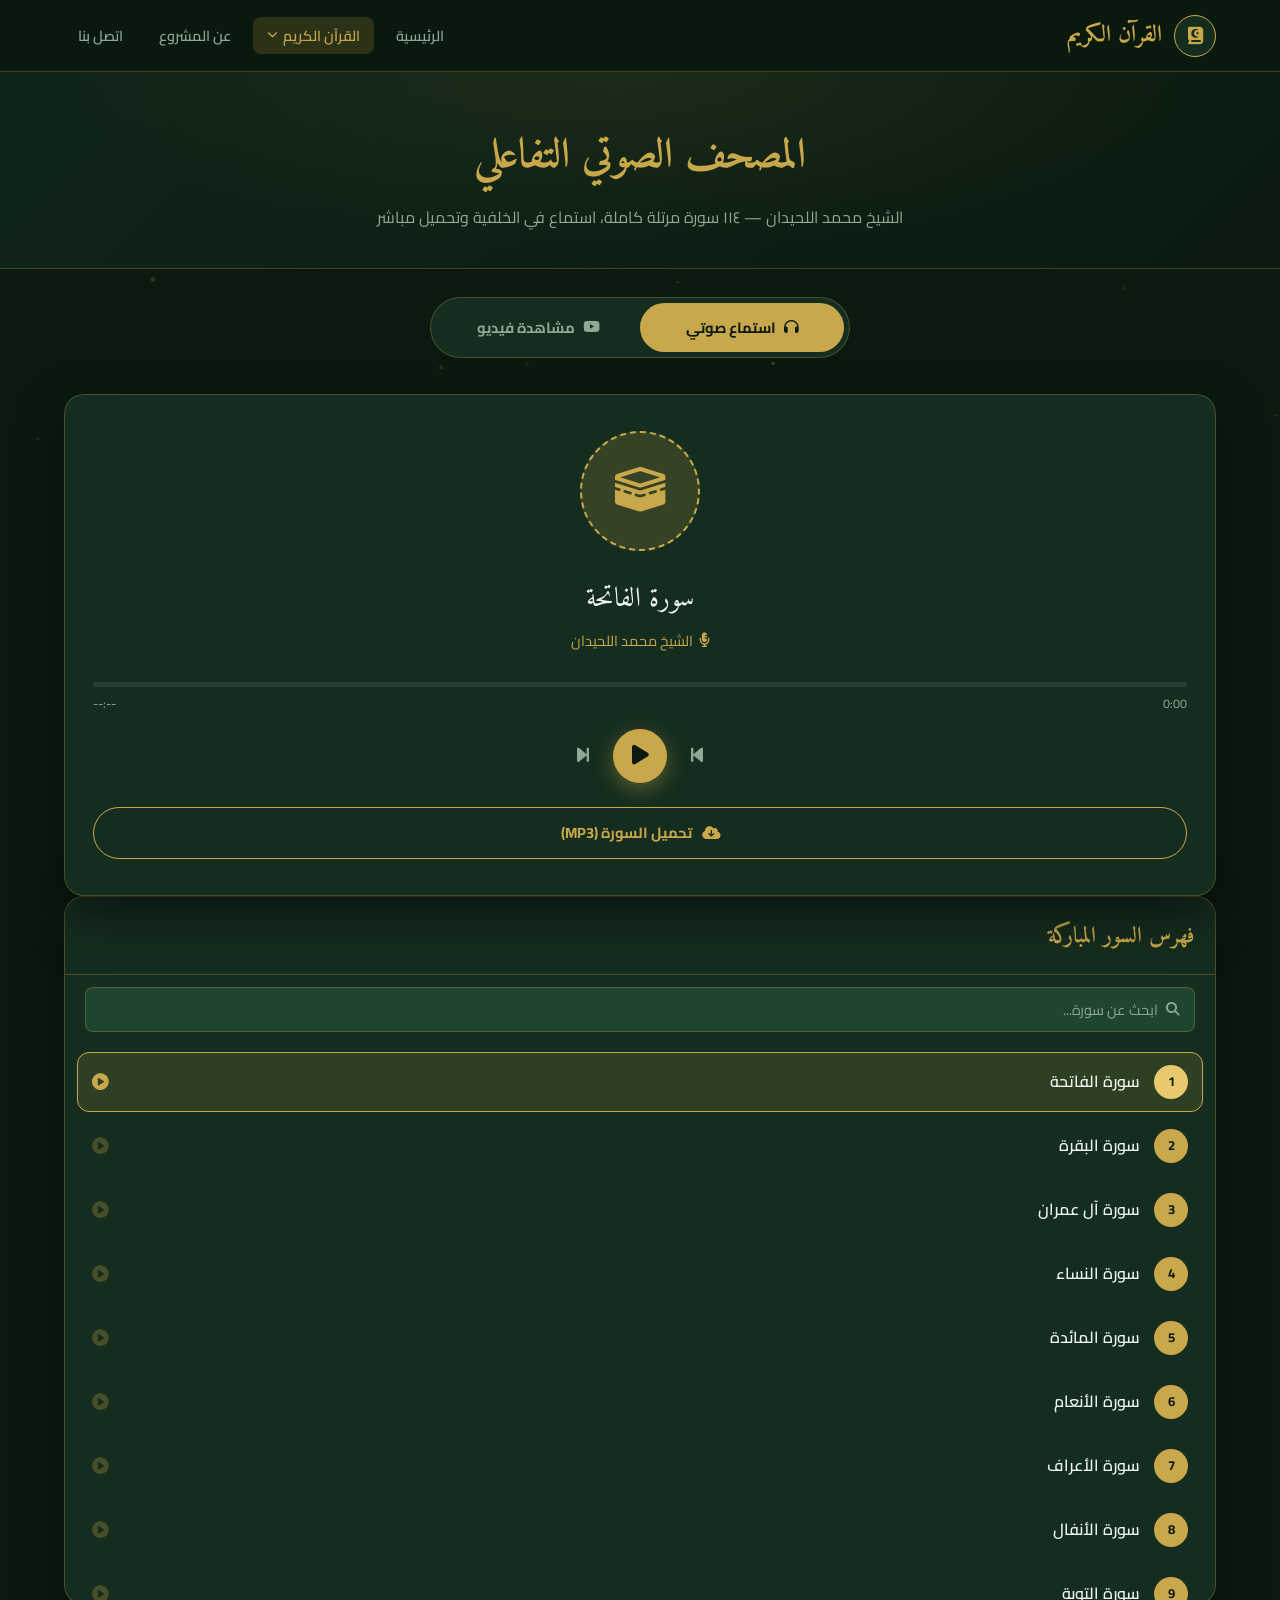
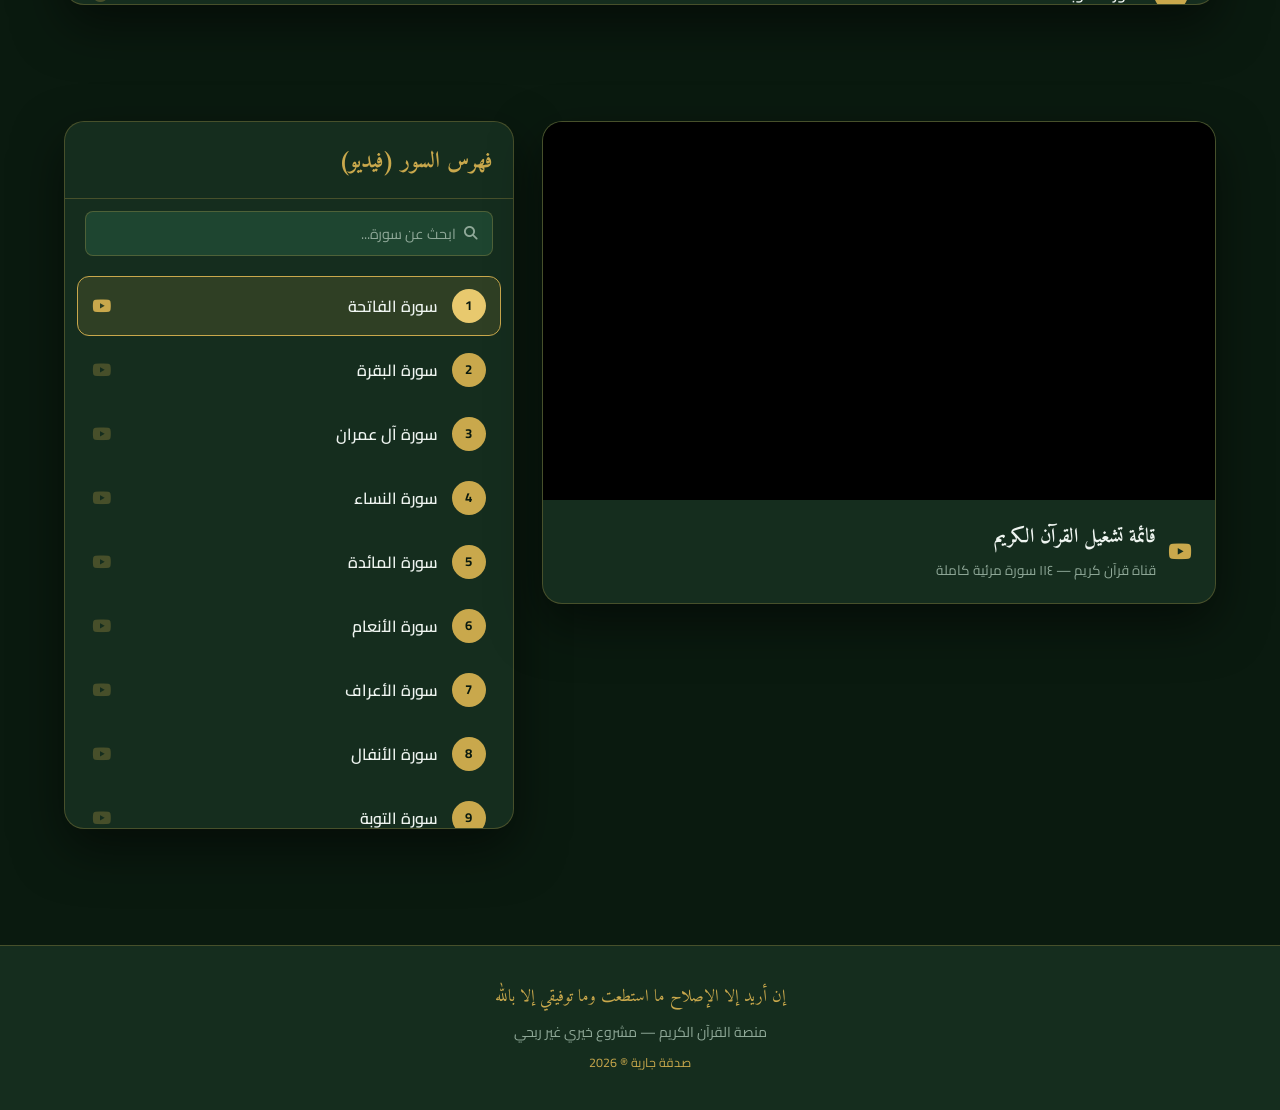
<file: quran.html>
<!DOCTYPE html>
<html lang="ar" dir="rtl">
<head>
  <script async src="https://www.googletagmanager.com/gtag/js?id=G-TY6ZGKB8WK"></script>
  <script>
    window.dataLayer = window.dataLayer || [];
    function gtag(){dataLayer.push(arguments);}
    gtag('js', new Date()); gtag('config', 'G-TY6ZGKB8WK');
  </script>
  <meta charset="UTF-8">
  <meta name="viewport" content="width=device-width, initial-scale=1.0">
  <title>استماع المصحف | القرآن الكريم صدقة جارية</title>
  <link rel="preconnect" href="https://fonts.googleapis.com">
  <link rel="preconnect" href="https://fonts.gstatic.com" crossorigin>
  <link href="https://fonts.googleapis.com/css2?family=Cairo:wght@300;400;600;700;900&family=Amiri:ital,wght@0,400;0,700;1,400&display=swap" rel="stylesheet">
  <link rel="stylesheet" href="https://cdnjs.cloudflare.com/ajax/libs/font-awesome/6.4.0/css/all.min.css">
  <link rel="stylesheet" href="style.css">
  <style>
    .page-body { padding-top: var(--nav-h); }

    /* ── رأس الصفحة ── */
    .page-hero {
      background: linear-gradient(135deg, var(--green-mid) 0%, var(--green-deep) 100%);
      border-bottom: 1px solid var(--gold-border);
      padding: 48px 24px 36px;
      text-align: center; position: relative; overflow: hidden;
    }
    .page-hero::before {
      content: ''; position: absolute; inset: 0;
      background: radial-gradient(ellipse at 50% 0%, rgba(201,168,76,0.08) 0%, transparent 65%);
    }
    .page-hero h1 {
      font-family: 'Amiri', serif; font-size: 2.6rem;
      color: var(--gold); position: relative;
    }
    .page-hero p { color: var(--text-soft); font-size: 1rem; margin-top: 8px; position: relative; }

    /* ── تخطيط الصفحة ── */
    .quran-layout {
      max-width: 1200px; margin: 36px auto;
      padding: 0 24px 80px;
      display: grid; grid-template-columns: 1.5fr 1fr;
      gap: 28px; align-items: start;
    }

    /* ── المشغل ── */
    .player-box {
      background: var(--green-card);
      border: 1px solid var(--gold-border);
      border-radius: var(--radius-lg);
      padding: 36px 28px;
      box-shadow: var(--shadow);
      position: sticky; top: calc(var(--nav-h) + 20px);
      text-align: center;
    }

    .player-art {
      width: 120px; height: 120px; border-radius: 50%;
      background: var(--gold-dim);
      border: 2px dashed var(--gold);
      display: flex; align-items: center; justify-content: center;
      margin: 0 auto 24px;
      font-size: 2.8rem; color: var(--gold);
      transition: var(--transition);
      position: relative;
    }
    .player-art.playing {
      animation: rotate-slow 8s linear infinite;
      border-style: solid;
      box-shadow: 0 0 30px rgba(201,168,76,0.3);
    }
    @keyframes rotate-slow {
      from { transform: rotate(0deg); }
      to   { transform: rotate(360deg); }
    }

    .player-title {
      font-family: 'Amiri', serif; font-size: 1.7rem;
      color: var(--text); margin-bottom: 4px;
    }
    .player-reciter {
      color: var(--gold); font-size: 0.9rem; margin-bottom: 28px;
      display: flex; align-items: center; justify-content: center; gap: 6px;
    }

    /* Progress Bar */
    .progress-wrap {
      margin-bottom: 14px;
      display: flex; flex-direction: column; gap: 6px;
    }
    .progress-bar-bg {
      width: 100%; height: 5px; background: rgba(255,255,255,0.08);
      border-radius: 10px; cursor: pointer; position: relative; overflow: hidden;
    }
    .progress-bar-fill {
      height: 100%; background: var(--gold);
      border-radius: 10px; width: 0%;
      transition: width 0.5s linear;
    }
    .progress-times {
      display: flex; justify-content: space-between;
      font-size: 0.78rem; color: var(--text-soft);
    }

    /* Controls */
    .player-controls {
      display: flex; align-items: center; justify-content: center;
      gap: 16px; margin-bottom: 24px;
    }
    .ctrl-btn {
      background: none; border: none; color: var(--text-soft);
      font-size: 1.2rem; cursor: pointer; padding: 8px;
      border-radius: 50%; transition: var(--transition);
    }
    .ctrl-btn:hover { color: var(--gold); background: var(--gold-dim); }
    .ctrl-btn.play-pause {
      width: 54px; height: 54px;
      background: var(--gold); color: var(--green-deep);
      font-size: 1.4rem; border-radius: 50%;
      box-shadow: 0 6px 20px rgba(201,168,76,0.4);
    }
    .ctrl-btn.play-pause:hover {
      background: var(--gold-light);
      transform: scale(1.05);
    }

    audio { display: none; }

    .download-btn {
      display: flex; align-items: center; justify-content: center; gap: 10px;
      width: 100%; padding: 12px;
      background: transparent; color: var(--gold);
      border: 1.5px solid var(--gold); border-radius: 50px;
      font-family: 'Cairo', sans-serif; font-weight: 700;
      font-size: 0.92rem; text-decoration: none;
      transition: var(--transition); cursor: pointer;
    }
    .download-btn:hover { background: var(--gold); color: var(--green-deep); }

    /* ── فهرس السور ── */
    .index-box {
      background: var(--green-card);
      border: 1px solid var(--gold-border);
      border-radius: var(--radius-lg);
      box-shadow: var(--shadow); overflow: hidden;
    }
    .index-header {
      padding: 20px 20px 16px;
      border-bottom: 1px solid var(--gold-border);
      display: flex; align-items: center; gap: 12px;
    }
    .index-header h2 {
      font-family: 'Amiri', serif; color: var(--gold); font-size: 1.4rem; flex: 1;
    }
    .search-box {
      display: flex; align-items: center; gap: 8px;
      background: var(--green-accent); border: 1px solid var(--gold-border);
      border-radius: var(--radius-sm); padding: 8px 14px;
      margin: 12px 20px;
    }
    .search-box i { color: var(--text-soft); font-size: 0.85rem; }
    .search-box input {
      background: none; border: none; outline: none;
      color: var(--text); font-family: 'Cairo', sans-serif;
      font-size: 0.9rem; width: 100%;
    }
    .search-box input::placeholder { color: var(--text-soft); }

    .surah-list {
      max-height: 560px; overflow-y: auto; padding: 8px 12px 16px;
    }
    .surah-list::-webkit-scrollbar { width: 4px; }
    .surah-list::-webkit-scrollbar-track { background: transparent; }
    .surah-list::-webkit-scrollbar-thumb { background: var(--gold-border); border-radius: 10px; }

    .surah-card {
      display: flex; align-items: center; gap: 14px;
      padding: 12px 14px; border-radius: var(--radius-md);
      cursor: pointer; transition: var(--transition);
      border: 1px solid transparent; margin-bottom: 4px;
    }
    .surah-card:hover { background: var(--gold-dim); border-color: var(--gold-border); }
    .surah-card.active {
      background: rgba(201,168,76,0.14);
      border-color: var(--gold);
    }
    .surah-num {
      width: 34px; height: 34px; border-radius: 50%;
      background: var(--gold); color: var(--green-deep);
      display: flex; align-items: center; justify-content: center;
      font-weight: 700; font-size: 0.82rem; flex-shrink: 0;
    }
    .surah-card.active .surah-num { background: var(--gold-light); }
    .surah-name { flex: 1; font-weight: 600; font-size: 1rem; }
    .surah-play { color: var(--gold-border); font-size: 1.05rem; transition: var(--transition); }
    .surah-card.active .surah-play,
    .surah-card:hover .surah-play { color: var(--gold); }

    @media (max-width: 900px) {
      .quran-layout { grid-template-columns: 1fr; }
      .player-box { position: static; }
    }

    /* ── تبويبات استماع / مشاهدة ── */
    .mode-tabs {
      max-width: 420px; margin: 28px auto 0;
      display: flex; background: var(--green-card);
      border: 1px solid var(--gold-border); border-radius: 50px;
      padding: 5px; position: relative; z-index: 1;
    }
    .mode-tab {
      flex: 1; text-align: center; padding: 11px 18px;
      border-radius: 50px; cursor: pointer; user-select: none;
      font-weight: 700; font-size: 0.92rem; color: var(--text-soft);
      transition: var(--transition); display: flex; align-items: center;
      justify-content: center; gap: 8px; background: none; border: none;
      font-family: 'Cairo', sans-serif;
    }
    .mode-tab.active { background: var(--gold); color: var(--green-deep); }
    .mode-tab:not(.active):hover { color: var(--gold); }

    .mode-panel { display: none; }
    .mode-panel.active { display: block; }

    /* ── قسم الفيديو ── */
    .video-layout {
      max-width: 1200px; margin: 36px auto;
      padding: 0 24px 80px;
      display: grid; grid-template-columns: 1.5fr 1fr;
      gap: 28px; align-items: start;
    }
    .video-box {
      background: var(--green-card);
      border: 1px solid var(--gold-border);
      border-radius: var(--radius-lg);
      overflow: hidden;
      box-shadow: var(--shadow);
      position: sticky; top: calc(var(--nav-h) + 20px);
    }
    .video-frame-wrap {
      position: relative; width: 100%;
      padding-bottom: 56.25%; /* نسبة 16:9 */
      background: #000;
    }
    .video-frame-wrap iframe,
    .video-frame-wrap > div > iframe {
      position: absolute; inset: 0; width: 100%; height: 100%; border: 0;
    }
    .video-meta {
      padding: 20px 24px;
      display: flex; align-items: center; gap: 12px;
    }
    .video-meta i { color: var(--gold); font-size: 1.3rem; }
    .video-meta-text h3 {
      font-family: 'Amiri', serif; color: var(--text); font-size: 1.25rem;
    }
    .video-meta-text p { color: var(--text-soft); font-size: 0.85rem; margin-top: 2px; }

    .video-index-box {
      background: var(--green-card);
      border: 1px solid var(--gold-border);
      border-radius: var(--radius-lg);
      box-shadow: var(--shadow); overflow: hidden;
    }

    @media (max-width: 900px) {
      .video-layout { grid-template-columns: 1fr; }
      .video-box { position: static; }
    }
    @media (max-width: 480px) {
      .mode-tabs { margin: 24px 16px 0; max-width: none; }
    }
  </style>
</head>
<body class="page-body">

<canvas id="particles-canvas"></canvas>

<!-- شريط التنقل -->
<nav class="navbar">
  <div class="nav-container">
    <a href="index.html" class="nav-logo">
      <div class="nav-logo-icon"><i class="fa-solid fa-book-quran"></i></div>
      القرآن الكريم
    </a>
    <ul class="nav-links" id="navLinks">
      <li><a href="index.html">الرئيسية</a></li>
      <li class="dropdown" id="quranDropdown">
        <a href="#" class="dropdown-toggle active" onclick="toggleDropdown(event)">
          القرآن الكريم <i class="fa-solid fa-chevron-down chevron"></i>
        </a>
        <ul class="dropdown-menu">
          <li><a href="quran.html" class="active"><i class="fa-solid fa-headphones" style="color:var(--gold);margin-left:8px"></i> استماع للمصحف</a></li>
          <li><a href="read.html"><i class="fa-solid fa-book-open" style="color:var(--gold);margin-left:8px"></i> قراءة المصحف</a></li>
        </ul>
      </li>
      <li><a href="about.html">عن المشروع</a></li>
      <li><a href="contact.html">اتصل بنا</a></li>
    </ul>
    <button class="burger" onclick="toggleNav()" aria-label="القائمة">
      <i class="fa-solid fa-bars"></i>
    </button>
  </div>
</nav>

<!-- رأس الصفحة -->
<div class="page-hero">
  <h1>المصحف الصوتي التفاعلي</h1>
  <p>الشيخ محمد اللحيدان — ١١٤ سورة مرتلة كاملة، استماع في الخلفية وتحميل مباشر</p>
</div>

<!-- تبويبات استماع / مشاهدة -->
<div class="mode-tabs">
  <button class="mode-tab active" id="tabAudio" onclick="switchMode('audio')">
    <i class="fa-solid fa-headphones"></i> استماع صوتي
  </button>
  <button class="mode-tab" id="tabVideo" onclick="switchMode('video')">
    <i class="fa-brands fa-youtube"></i> مشاهدة فيديو
  </button>
</div>

<!-- التخطيط الرئيسي (صوت) -->
<div class="quran-layout mode-panel active" id="panelAudio">

  <!-- المشغل -->
  <div class="player-box" id="main-player">
    <div class="player-art" id="playerArt">
      <i class="fa-solid fa-kaaba" id="playerIcon"></i>
    </div>

    <div class="player-title" id="currentTitle">سورة الفاتحة</div>
    <div class="player-reciter">
      <i class="fa-solid fa-microphone-lines"></i>
      الشيخ محمد اللحيدان
    </div>

    <audio id="audioEl"></audio>

    <div class="progress-wrap">
      <div class="progress-bar-bg" id="progressBg">
        <div class="progress-bar-fill" id="progressFill"></div>
      </div>
      <div class="progress-times">
        <span id="timeCurrent">0:00</span>
        <span id="timeDuration">--:--</span>
      </div>
    </div>

    <div class="player-controls">
      <button class="ctrl-btn" onclick="prevSurah()" title="السورة السابقة">
        <i class="fa-solid fa-backward-step"></i>
      </button>
      <button class="ctrl-btn play-pause" id="playPauseBtn" onclick="togglePlay()">
        <i class="fa-solid fa-play" id="playIcon"></i>
      </button>
      <button class="ctrl-btn" onclick="nextSurah()" title="السورة التالية">
        <i class="fa-solid fa-forward-step"></i>
      </button>
    </div>

    <a href="#" id="downloadBtn" download class="download-btn">
      <i class="fa-solid fa-cloud-arrow-down"></i>
      تحميل السورة (MP3)
    </a>
  </div>

  <!-- فهرس السور -->
  <div class="index-box">
    <div class="index-header">
      <h2>فهرس السور المباركة</h2>
    </div>
    <div class="search-box">
      <i class="fa-solid fa-magnifying-glass"></i>
      <input type="text" id="searchInput" placeholder="ابحث عن سورة..." oninput="filterSurahs()">
    </div>
    <div class="surah-list" id="surahList"></div>
  </div>

</div>

<!-- التخطيط الرئيسي (فيديو) -->
<div class="video-layout mode-panel" id="panelVideo">

  <!-- مشغل الفيديو -->
  <div class="video-box">
    <div class="video-frame-wrap">
      <div id="ytFrame"></div>
    </div>
    <div class="video-meta">
      <i class="fa-brands fa-youtube"></i>
      <div class="video-meta-text">
        <h3>قائمة تشغيل القرآن الكريم</h3>
        <p>قناة قرآن كريم — ١١٤ سورة مرئية كاملة</p>
      </div>
    </div>
  </div>

  <!-- فهرس الفيديو -->
  <div class="video-index-box">
    <div class="index-header">
      <h2>فهرس السور (فيديو)</h2>
    </div>
    <div class="search-box">
      <i class="fa-solid fa-magnifying-glass"></i>
      <input type="text" id="searchInputVideo" placeholder="ابحث عن سورة..." oninput="filterSurahsVideo()">
    </div>
    <div class="surah-list" id="surahListVideo"></div>
  </div>

</div>

<footer>
  <div class="footer-verse">إن أريد إلا الإصلاح ما استطعت وما توفيقي إلا بالله</div>
  <p>منصة القرآن الكريم — مشروع خيري غير ربحي</p>
  <div class="footer-copy">صدقة جارية ® 2026</div>
</footer>

<script>
  // ── بيانات السور ──
  const surahAr = [
    "الفاتحة","البقرة","آل عمران","النساء","المائدة","الأنعام","الأعراف","الأنفال","التوبة","يونس",
    "هود","يوسف","الرعد","إبراهيم","الحجر","النحل","الإسراء","الكهف","مريم","طه",
    "الأنبياء","الحج","المؤمنون","النور","الفرقان","الشعراء","النمل","القصص","العنكبوت","الروم",
    "لقمان","السجدة","الأحزاب","سبأ","فاطر","يس","الصافات","ص","الزمر","غافر",
    "فصلت","الشورى","الزخرف","الدخان","الجاثية","الأحقاف","محمد","الفتح","الحجرات","ق",
    "الذاريات","الطور","النجم","القمر","الرحمن","الواقعة","الحديد","المجادلة","الحشر","الممتحنة",
    "الصف","الجمعة","المنافقون","التغابن","الطلاق","التحريم","الملك","القلم","الحاقة","المعارج",
    "نوح","الجن","المزمل","المدثر","القيامة","الإنسان","المرسلات","النبأ","النازعات","عبس",
    "التكوير","الانفطار","المطففين","الانشقاق","البروج","الطارق","الأعلى","الغاشية","الفجر","البلد",
    "الشمس","الليل","الضحى","الشرح","التين","العلق","القدر","البينة","الزلزلة","العاديات",
    "القارعة","التكاثر","العصر","الهمزة","الفيل","قريش","الماعون","الكوثر","الكافرون","النصر",
    "المسد","الإخلاص","الفلق","الناس"
  ];
  const surahEn = [
    "Al-Fatihah","Al-Baqarah","Ali-Imran","An-Nisa","Al-Maidah","Al-Anam","Al-Araf","Al-Anfal","At-Tawbah","Yunus",
    "Hud","Yusuf","Ar-Rad","Ibrahim","Al-Hijr","An-Nahl","Al-Isra","Al-Kahf","Maryam","Taha",
    "Al-Anbiya","Al-Hajj","Al-Muminun","An-Nur","Al-Furqan","Ash-Shuara","An-Naml","Al-Qasas","Al-Ankabut","Ar-Rum",
    "Luqman","As-Sajdah","Al-Ahzab","Saba","Fatir","Ya-Sin","As-Saffat","Sad","Az-Zumar","Ghafir",
    "Fussilat","Ash-Shura","Az-Zukhruf","Ad-Dukhan","Al-Jathiyah","Al-Ahqaf","Muhammad","Al-Fath","Al-Hujurat","Qaf",
    "Adh-Dhariyat","At-Tur","An-Najm","Al-Qamar","Ar-Rahman","Al-Waqiah","Al-Hadid","Al-Mujadilah","Al-Hashr","Al-Mumtahanah",
    "As-Saff","Al-Jumuah","Al-Munafiqun","At-Taghabun","At-Talaq","At-Tahrim","Al-Mulk","Al-Qalam","Al-Haqqah","Al-Maarij",
    "Nuh","Al-Jinn","Al-Muzzammil","Al-Muddaththir","Al-Qiyamah","Al-Insan","Al-Mursalat","An-Naba","An-Naziat","Abasa",
    "At-Takwir","Al-Infitar","Al-Mutaffifin","Al-Inshiqaq","Al-Buruj","At-Tariq","Al-Ala","Al-Ghashiyah","Al-Fajr","Al-Balad",
    "Ash-Shams","Al-Layl","Ad-Duha","Ash-Sharh","At-Tin","Al-Alaq","Al-Qadr","Al-Bayyinah","Az-Zalzalah","Al-Adiyat",
    "Al-Qariah","At-Takathur","Al-Asr","Al-Humazah","Al-Fil","Quraysh","Al-Maun","Al-Kawthar","Al-Kafirun","An-Nasr",
    "Al-Masad","Al-Ikhlas","Al-Falaq","An-Nas"
  ];

  const AUDIO = "https://server8.mp3quran.net/lhdan/";
  const audio = document.getElementById('audioEl');
  let currentIdx = 0;
  let isPlaying = false;

  // ── بناء القائمة ──
  function buildList(filter = ''){
    const list = document.getElementById('surahList');
    list.innerHTML = '';
    surahAr.forEach((name, i) => {
      if(filter && !name.includes(filter)) return;
      const card = document.createElement('div');
      card.className = `surah-card${i === currentIdx ? ' active' : ''}`;
      card.id = `sc-${i}`;
      card.innerHTML = `
        <div class="surah-num">${i+1}</div>
        <div class="surah-name">سورة ${name}</div>
        <div class="surah-play"><i class="fa-solid fa-circle-play"></i></div>
      `;
      card.onclick = () => playSurah(i);
      list.appendChild(card);
    });
  }

  function filterSurahs(){
    buildList(document.getElementById('searchInput').value.trim());
  }

  function setActive(idx){
    document.querySelectorAll('.surah-card').forEach(c => c.classList.remove('active'));
    const el = document.getElementById(`sc-${idx}`);
    if(el){ el.classList.add('active'); el.scrollIntoView({behavior:'smooth', block:'nearest'}); }
  }

  function loadAudio(idx){
    const num = String(idx+1).padStart(3,'0');
    const url = `${AUDIO}${num}.mp3`;
    audio.src = url;
    document.getElementById('currentTitle').textContent = `سورة ${surahAr[idx]}`;
    document.getElementById('downloadBtn').href = url;
    document.getElementById('downloadBtn').download = `${num} - سورة ${surahAr[idx]} - ${surahEn[idx]}.mp3`;
    document.getElementById('progressFill').style.width = '0%';
    document.getElementById('timeCurrent').textContent = '0:00';
    document.getElementById('timeDuration').textContent = '--:--';
    gtag('event','play_surah',{'event_category':'Audio','event_label':surahAr[idx]});
  }

  function playSurah(idx){
    currentIdx = idx;
    loadAudio(idx);
    setActive(idx);
    audio.play();
    if(window.innerWidth <= 900){
      document.getElementById('main-player').scrollIntoView({behavior:'smooth'});
    }
  }

  function togglePlay(){
    if(audio.paused) audio.play(); else audio.pause();
  }

  function nextSurah(){
    if(currentIdx < surahAr.length - 1) playSurah(currentIdx + 1);
  }
  function prevSurah(){
    if(currentIdx > 0) playSurah(currentIdx - 1);
  }

  // ── أحداث الصوت ──
  audio.onplay = () => {
    isPlaying = true;
    document.getElementById('playIcon').className = 'fa-solid fa-pause';
    document.getElementById('playerArt').classList.add('playing');
  };
  audio.onpause = () => {
    isPlaying = false;
    document.getElementById('playIcon').className = 'fa-solid fa-play';
    document.getElementById('playerArt').classList.remove('playing');
  };
  audio.ontimeupdate = () => {
    if(!audio.duration) return;
    const pct = (audio.currentTime / audio.duration) * 100;
    document.getElementById('progressFill').style.width = pct + '%';
    document.getElementById('timeCurrent').textContent = fmt(audio.currentTime);
    document.getElementById('timeDuration').textContent = fmt(audio.duration);
  };
  audio.onended = () => { nextSurah(); };

  document.getElementById('progressBg').onclick = function(e){
    if(!audio.duration) return;
    const rect = this.getBoundingClientRect();
    audio.currentTime = ((e.clientX - rect.left) / rect.width) * audio.duration;
  };

  function fmt(s){
    const m = Math.floor(s/60), sec = Math.floor(s%60);
    return `${m}:${sec.toString().padStart(2,'0')}`;
  }

  // ── تهيئة ──
  window.onload = () => {
    buildList();
    loadAudio(0);
    buildVideoList();
  };

  // ── التبديل بين استماع/مشاهدة ──
  let ytPlayer = null;
  let ytReady = false;
  let pendingIndex = 0;
  const YT_PLAYLIST = "PLNGi9Z7RkAp0sYYCpnMjjc19Utn82z0oM";

  // تحميل سكريبت يوتيوب IFrame API
  (function loadYT(){
    const tag = document.createElement('script');
    tag.src = "https://www.youtube.com/iframe_api";
    document.head.appendChild(tag);
  })();

  // يستدعيها يوتيوب تلقائياً بعد تحميل الـ API
  function onYouTubeIframeAPIReady(){
    ytPlayer = new YT.Player('ytFrame', {
      host: 'https://www.youtube.com',
      playerVars: {
        listType: 'playlist',
        list: YT_PLAYLIST,
        index: 0,
        rel: 0
      },
      events: {
        'onReady': () => {
          ytReady = true;
          if(pendingIndex !== 0) ytPlayer.playVideoAt(pendingIndex);
        },
        'onStateChange': onYtStateChange
      }
    });
  }

  function onYtStateChange(e){
    // عند بدء التشغيل، طابق الفهرس مع الفهرس الفعلي من المشغل
    if(e.data === YT.PlayerState.PLAYING){
      try {
        const idx = ytPlayer.getPlaylistIndex();
        if(typeof idx === 'number' && idx >= 0) setActiveVideo(idx);
      } catch(err){}
    }
  }

  function switchMode(mode){
    const isAudio = mode === 'audio';
    document.getElementById('tabAudio').classList.toggle('active', isAudio);
    document.getElementById('tabVideo').classList.toggle('active', !isAudio);
    document.getElementById('panelAudio').classList.toggle('active', isAudio);
    document.getElementById('panelVideo').classList.toggle('active', !isAudio);

    audio.pause();
    if(!isAudio && ytReady){
      // تأكيد تحديث الفهرس النشط عند فتح التبويب
      try {
        const idx = ytPlayer.getPlaylistIndex();
        if(typeof idx === 'number' && idx >= 0) setActiveVideo(idx);
      } catch(err){}
    }
    gtag('event','switch_mode',{'event_category':'Engagement','event_label':mode});
  }

  function playVideoIndex(idx){
    if(ytReady && ytPlayer && ytPlayer.playVideoAt){
      ytPlayer.playVideoAt(idx);
    } else {
      pendingIndex = idx;
    }
    setActiveVideo(idx);
    gtag('event','play_video_surah',{'event_category':'Video','event_label':surahAr[idx]});
    if(window.innerWidth <= 900){
      document.querySelector('.video-box').scrollIntoView({behavior:'smooth'});
    }
  }

  function setActiveVideo(idx){
    document.querySelectorAll('#surahListVideo .surah-card').forEach(c => c.classList.remove('active'));
    const el = document.getElementById(`scv-${idx}`);
    if(el){ el.classList.add('active'); el.scrollIntoView({behavior:'smooth', block:'nearest'}); }
  }

  function buildVideoList(filter = ''){
    const list = document.getElementById('surahListVideo');
    list.innerHTML = '';
    surahAr.forEach((name, i) => {
      if(filter && !name.includes(filter)) return;
      const card = document.createElement('div');
      card.className = `surah-card${i === 0 ? ' active' : ''}`;
      card.id = `scv-${i}`;
      card.innerHTML = `
        <div class="surah-num">${i+1}</div>
        <div class="surah-name">سورة ${name}</div>
        <div class="surah-play"><i class="fa-brands fa-youtube"></i></div>
      `;
      card.onclick = () => playVideoIndex(i);
      list.appendChild(card);
    });
  }

  function filterSurahsVideo(){
    buildVideoList(document.getElementById('searchInputVideo').value.trim());
  }

  // ── جزيئات ──
  (function(){
    const canvas = document.getElementById('particles-canvas');
    const ctx = canvas.getContext('2d');
    let W, H, particles = [];
    function resize(){ W = canvas.width = innerWidth; H = canvas.height = innerHeight; }
    resize(); window.addEventListener('resize', resize);
    function rp(){ return { x:Math.random()*W, y:H+Math.random()*100, r:Math.random()*2+0.5, speed:Math.random()*0.5+0.25, alpha:Math.random()*0.4+0.15, dx:(Math.random()-0.5)*0.3 }; }
    for(let i=0;i<50;i++){ let p=rp(); p.y=Math.random()*H; particles.push(p); }
    function draw(){ ctx.clearRect(0,0,W,H); particles.forEach(p=>{ ctx.beginPath(); ctx.arc(p.x,p.y,p.r,0,Math.PI*2); ctx.fillStyle=`rgba(201,168,76,${p.alpha})`; ctx.fill(); p.y-=p.speed; p.x+=p.dx; if(p.y<-10) Object.assign(p,rp()); }); requestAnimationFrame(draw); }
    draw();
  })();

  function toggleNav(){ document.getElementById('navLinks').classList.toggle('show'); }
  function toggleDropdown(e){
    if(window.innerWidth <= 768){ e.preventDefault(); document.getElementById('quranDropdown').classList.toggle('open'); }
  }
</script>
</body>
</html>
</file>
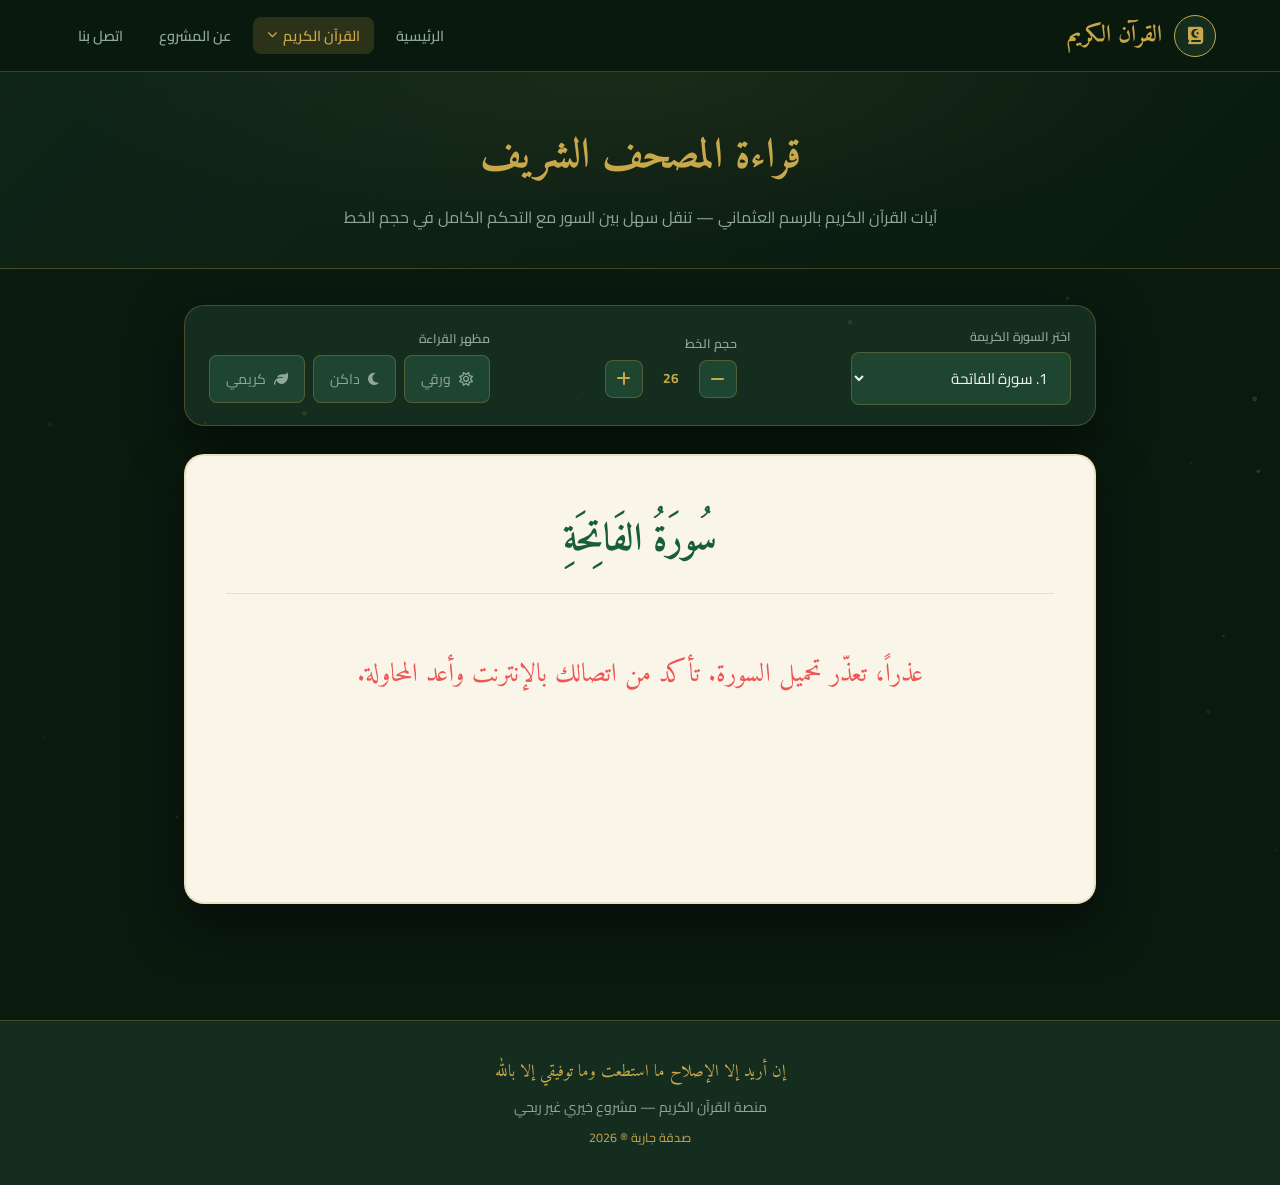
<file: read.html>
<!DOCTYPE html>
<html lang="ar" dir="rtl">
<head>
  <script async src="https://www.googletagmanager.com/gtag/js?id=G-TY6ZGKB8WK"></script>
  <script>
    window.dataLayer = window.dataLayer || [];
    function gtag(){dataLayer.push(arguments);}
    gtag('js', new Date()); gtag('config', 'G-TY6ZGKB8WK');
  </script>
  <meta charset="UTF-8">
  <meta name="viewport" content="width=device-width, initial-scale=1.0">
  <title>قراءة المصحف | القرآن الكريم صدقة جارية</title>
  <link rel="preconnect" href="https://fonts.googleapis.com">
  <link rel="preconnect" href="https://fonts.gstatic.com" crossorigin>
  <link href="https://fonts.googleapis.com/css2?family=Cairo:wght@300;400;600;700;900&family=Amiri:ital,wght@0,400;0,700;1,400&display=swap" rel="stylesheet">
  <link rel="stylesheet" href="https://cdnjs.cloudflare.com/ajax/libs/font-awesome/6.4.0/css/all.min.css">
  <link rel="stylesheet" href="style.css">
  <style>
    .page-body { padding-top: var(--nav-h); }

    .page-hero {
      background: linear-gradient(135deg, var(--green-mid) 0%, var(--green-deep) 100%);
      border-bottom: 1px solid var(--gold-border);
      padding: 48px 24px 36px; text-align: center; position: relative; overflow: hidden;
    }
    .page-hero::before {
      content: ''; position: absolute; inset: 0;
      background: radial-gradient(ellipse at 50% 0%, rgba(201,168,76,0.08) 0%, transparent 65%);
    }
    .page-hero h1 { font-family: 'Amiri', serif; font-size: 2.6rem; color: var(--gold); position: relative; }
    .page-hero p { color: var(--text-soft); font-size: 1rem; margin-top: 8px; position: relative; }

    /* ── شريط التحكم ── */
    .reader-container { max-width: 960px; margin: 36px auto; padding: 0 24px 80px; }

    .control-bar {
      background: var(--green-card);
      border: 1px solid var(--gold-border);
      border-radius: var(--radius-lg);
      padding: 20px 24px;
      display: flex; flex-wrap: wrap; gap: 16px;
      align-items: center; justify-content: space-between;
      margin-bottom: 28px;
      box-shadow: var(--shadow);
    }

    .control-group { display: flex; flex-direction: column; gap: 4px; }
    .control-label { font-size: 0.78rem; color: var(--text-soft); font-weight: 600; }

    .select-surah {
      background: var(--green-accent); color: var(--text);
      border: 1px solid var(--gold-border); border-radius: var(--radius-sm);
      padding: 10px 18px; font-family: 'Cairo', sans-serif;
      font-size: 0.95rem; outline: none; cursor: pointer;
      min-width: 220px;
    }
    .select-surah:focus { border-color: var(--gold); }

    .font-btns { display: flex; gap: 8px; align-items: center; }
    .font-btn {
      width: 38px; height: 38px;
      background: var(--green-accent); color: var(--gold);
      border: 1px solid var(--gold-border); border-radius: var(--radius-sm);
      cursor: pointer; font-size: 1rem; transition: var(--transition);
      display: flex; align-items: center; justify-content: center;
    }
    .font-btn:hover { background: var(--gold); color: var(--green-deep); }
    .font-size-display {
      font-size: 0.85rem; color: var(--gold);
      min-width: 40px; text-align: center; font-weight: 700;
    }

    .theme-btn {
      display: flex; align-items: center; gap: 8px;
      background: var(--green-accent); color: var(--text-soft);
      border: 1px solid var(--gold-border); border-radius: var(--radius-sm);
      padding: 10px 16px; font-family: 'Cairo', sans-serif;
      font-size: 0.88rem; cursor: pointer; transition: var(--transition);
    }
    .theme-btn:hover { color: var(--gold); border-color: var(--gold); }

    /* ── بطاقة النص ── */
    .quran-card {
      border-radius: var(--radius-lg);
      padding: 50px 40px;
      border: 2px solid var(--gold-border);
      box-shadow: var(--shadow);
      min-height: 450px; position: relative; overflow: hidden;
      transition: background 0.4s, color 0.4s;
    }
    .quran-card.theme-paper {
      background: #f9f5e8; color: #1c1c1c;
    }
    .quran-card.theme-dark {
      background: var(--green-card); color: var(--text);
    }
    .quran-card.theme-cream {
      background: #fdf6e3; color: #2c2c2c;
    }

    .surah-title-display {
      font-family: 'Amiri', serif; font-size: 2.4rem;
      color: #1a5e37; text-align: center; margin-bottom: 20px;
      padding-bottom: 18px; border-bottom: 1.5px solid var(--gold-border);
      font-weight: 700;
    }
    .quran-card.theme-dark .surah-title-display { color: var(--gold); }

    .basmala-display {
      font-family: 'Amiri', serif; font-size: 1.8rem;
      color: #1a5e37; text-align: center; margin-bottom: 28px;
      display: none;
    }
    .quran-card.theme-dark .basmala-display { color: var(--gold); }

    .quran-text {
      font-family: 'Amiri', serif; font-size: 26px;
      line-height: 2.4; text-align: justify; direction: rtl;
      text-justify: inter-word;
    }

    .ayah-num {
      display: inline-flex; align-items: center; justify-content: center;
      width: 28px; height: 28px; border-radius: 50%;
      background: rgba(26,94,55,0.1); border: 1px solid rgba(26,94,55,0.3);
      color: #1a5e37; font-family: 'Cairo', sans-serif;
      font-size: 0.72rem; font-weight: 700; margin: 0 4px;
      vertical-align: middle;
    }
    .quran-card.theme-dark .ayah-num {
      background: var(--gold-dim); border-color: var(--gold-border); color: var(--gold);
    }

    .loader {
      display: none; text-align: center; padding: 60px 20px;
      color: var(--gold); font-size: 1.1rem;
    }
    .loader i { margin-left: 10px; }

    footer { margin-top: 0; }

    @media (max-width: 768px) {
      .control-bar { flex-direction: column; align-items: stretch; }
      .select-surah { width: 100%; }
      .quran-card { padding: 28px 18px; }
      .surah-title-display { font-size: 1.8rem; }
    }
  </style>
</head>
<body class="page-body">

<canvas id="particles-canvas"></canvas>

<nav class="navbar">
  <div class="nav-container">
    <a href="index.html" class="nav-logo">
      <div class="nav-logo-icon"><i class="fa-solid fa-book-quran"></i></div>
      القرآن الكريم
    </a>
    <ul class="nav-links" id="navLinks">
      <li><a href="index.html">الرئيسية</a></li>
      <li class="dropdown" id="quranDropdown">
        <a href="#" class="dropdown-toggle active" onclick="toggleDropdown(event)">
          القرآن الكريم <i class="fa-solid fa-chevron-down chevron"></i>
        </a>
        <ul class="dropdown-menu">
          <li><a href="quran.html"><i class="fa-solid fa-headphones" style="color:var(--gold);margin-left:8px"></i> استماع للمصحف</a></li>
          <li><a href="read.html" class="active"><i class="fa-solid fa-book-open" style="color:var(--gold);margin-left:8px"></i> قراءة المصحف</a></li>
        </ul>
      </li>
      <li><a href="about.html">عن المشروع</a></li>
      <li><a href="contact.html">اتصل بنا</a></li>
    </ul>
    <button class="burger" onclick="toggleNav()" aria-label="القائمة">
      <i class="fa-solid fa-bars"></i>
    </button>
  </div>
</nav>

<div class="page-hero">
  <h1>قراءة المصحف الشريف</h1>
  <p>آيات القرآن الكريم بالرسم العثماني — تنقل سهل بين السور مع التحكم الكامل في حجم الخط</p>
</div>

<div class="reader-container">

  <div class="control-bar">
    <div class="control-group">
      <span class="control-label">اختر السورة الكريمة</span>
      <select id="surahSel" class="select-surah" onchange="loadSurah(this.value)"></select>
    </div>

    <div class="control-group">
      <span class="control-label">حجم الخط</span>
      <div class="font-btns">
        <button class="font-btn" onclick="changeFont(-2)"><i class="fa-solid fa-minus"></i></button>
        <span class="font-size-display" id="fontDisplay">26</span>
        <button class="font-btn" onclick="changeFont(2)"><i class="fa-solid fa-plus"></i></button>
      </div>
    </div>

    <div class="control-group">
      <span class="control-label">مظهر القراءة</span>
      <div class="font-btns">
        <button class="theme-btn" onclick="setTheme('paper')" title="ورقي">
          <i class="fa-regular fa-sun"></i> ورقي
        </button>
        <button class="theme-btn" onclick="setTheme('dark')" title="داكن">
          <i class="fa-solid fa-moon"></i> داكن
        </button>
        <button class="theme-btn" onclick="setTheme('cream')" title="كريمي">
          <i class="fa-solid fa-leaf"></i> كريمي
        </button>
      </div>
    </div>
  </div>

  <div class="quran-card theme-paper" id="quranCard">
    <div class="loader" id="loader"><i class="fa-solid fa-spinner fa-spin"></i> جاري تحميل السورة المباركة...</div>
    <div id="surahTitle" class="surah-title-display">سُورَةُ الفَاتِحَةِ</div>
    <div id="basmala" class="basmala-display">بِسْمِ اللَّهِ الرَّحْمَٰنِ الرَّحِيمِ</div>
    <div id="quranText" class="quran-text"></div>
  </div>

</div>

<footer>
  <div class="footer-verse">إن أريد إلا الإصلاح ما استطعت وما توفيقي إلا بالله</div>
  <p>منصة القرآن الكريم — مشروع خيري غير ربحي</p>
  <div class="footer-copy">صدقة جارية ® 2026</div>
</footer>

<script>
  const surahNames = [
    "الفاتحة","البقرة","آل عمران","النساء","المائدة","الأنعام","الأعراف","الأنفال","التوبة","يونس","هود",
    "يوسف","الرعد","إبراهيم","الحجر","النحل","الإسراء","الكهف","مريم","طه","الأنبياء","الحج","المؤمنون",
    "النور","الفرقان","الشعراء","النمل","القصص","العنكبوت","الروم","لقمان","السجدة","الأحزاب","سبأ",
    "فاطر","يس","الصافات","ص","الزمر","غافر","فصلت","الشورى","الزخرف","الدخان","الجاثية","الأحقاف",
    "محمد","الفتح","الحجرات","ق","الذاريات","الطور","النجم","القمر","الرحمن","الواقعة","الحديد","المجادلة",
    "الحشر","الممتحنة","الصف","الجمعة","المنافقون","التغابن","الطلاق","التحريم","الملك","القلم","الحاقة",
    "المعارج","نوح","الجن","المزمل","المدثر","القيامة","الإنسان","المرسلات","النبأ","النازعات","عبس",
    "التكوير","الانفطار","المطففين","الانشقاق","البروج","الطارق","الأعلى","الغاشية","الفجر","البلد",
    "الشمس","الليل","الضحى","الشرح","التين","العلق","القدر","البينة","الزلزلة","العاديات","القارعة",
    "التكاثر","العصر","الهمزة","الفيل","قريش","الماعون","الكوثر","الكافرون","النصر","المسد","الإخلاص",
    "الفلق","الناس"
  ];

  // ملء القائمة
  const sel = document.getElementById('surahSel');
  surahNames.forEach((n,i) => {
    const o = document.createElement('option');
    o.value = i+1; o.textContent = `${i+1}. سورة ${n}`;
    sel.appendChild(o);
  });

  let fontSize = 26;
  let currentTheme = 'paper';

  async function loadSurah(num){
    const loader = document.getElementById('loader');
    const txt = document.getElementById('quranText');
    const title = document.getElementById('surahTitle');
    const basmala = document.getElementById('basmala');

    loader.style.display = 'block';
    txt.innerHTML = ''; basmala.style.display = 'none';

    try {
      const r = await fetch(`https://api.alquran.cloud/v1/surah/${num}`);
      const d = await r.json(); const s = d.data;
      title.textContent = `سُورَةُ ${s.name}`;
      let html = ''; let start = 0;
      if(num != 1 && num != 9){
        basmala.style.display = 'block';
        if(s.ayahs[0].text.includes("بِسْمِ اللَّهِ الرَّحْمَٰنِ الرَّحِيمِ")){
          html += s.ayahs[0].text.replace("بِسْمِ اللَّهِ الرَّحْمَٰنِ الرَّحِيمِ","").trim() + ` <span class="ayah-num">١</span> `;
          start = 1;
        }
      }
      for(let i = start; i < s.ayahs.length; i++){
        html += s.ayahs[i].text + ` <span class="ayah-num">${s.ayahs[i].numberInSurah}</span> `;
      }
      txt.innerHTML = html;
      txt.style.fontSize = fontSize + 'px';
    } catch(e){
      txt.innerHTML = '<p style="color:#e55;text-align:center;padding:30px">عذراً، تعذّر تحميل السورة. تأكد من اتصالك بالإنترنت وأعد المحاولة.</p>';
    } finally { loader.style.display = 'none'; }
  }

  function changeFont(n){
    fontSize = Math.max(16, Math.min(48, fontSize + n));
    document.getElementById('quranText').style.fontSize = fontSize + 'px';
    document.getElementById('fontDisplay').textContent = fontSize;
  }

  function setTheme(t){
    const card = document.getElementById('quranCard');
    card.className = `quran-card theme-${t}`;
    currentTheme = t;
  }

  window.onload = () => loadSurah(1);

  // جزيئات
  (function(){
    const canvas = document.getElementById('particles-canvas');
    const ctx = canvas.getContext('2d');
    let W, H, particles = [];
    function resize(){ W = canvas.width = innerWidth; H = canvas.height = innerHeight; }
    resize(); window.addEventListener('resize', resize);
    function rp(){ return { x:Math.random()*W, y:H+Math.random()*100, r:Math.random()*2+0.5, speed:Math.random()*0.5+0.25, alpha:Math.random()*0.35+0.1, dx:(Math.random()-0.5)*0.3 }; }
    for(let i=0;i<45;i++){ let p=rp(); p.y=Math.random()*H; particles.push(p); }
    function draw(){ ctx.clearRect(0,0,W,H); particles.forEach(p=>{ ctx.beginPath(); ctx.arc(p.x,p.y,p.r,0,Math.PI*2); ctx.fillStyle=`rgba(201,168,76,${p.alpha})`; ctx.fill(); p.y-=p.speed; p.x+=p.dx; if(p.y<-10) Object.assign(p,rp()); }); requestAnimationFrame(draw); }
    draw();
  })();

  function toggleNav(){ document.getElementById('navLinks').classList.toggle('show'); }
  function toggleDropdown(e){
    if(window.innerWidth <= 768){ e.preventDefault(); document.getElementById('quranDropdown').classList.toggle('open'); }
  }
</script>
</body>
</html>
</file>
<file: style.css>
/* ============================================================
   المصحف الإلكتروني التفاعلي — الهوية البصرية الموحدة 2026
   ============================================================ */

@import url('https://fonts.googleapis.com/css2?family=Cairo:wght@300;400;600;700;900&family=Amiri:ital,wght@0,400;0,700;1,400&display=swap');

:root {
  --green-deep:   #0a1a0f;
  --green-mid:    #0f2518;
  --green-card:   #152d1e;
  --green-accent: #1e4530;
  --gold:         #c9a84c;
  --gold-light:   #e8c96e;
  --gold-dim:     rgba(201,168,76,0.18);
  --gold-border:  rgba(201,168,76,0.28);
  --text:         #eef4f0;
  --text-soft:    #8fa898;
  --white:        #ffffff;
  --radius-lg:    20px;
  --radius-md:    12px;
  --radius-sm:    8px;
  --nav-h:        72px;
  --shadow:       0 20px 50px rgba(0,0,0,0.5);
  --transition:   0.3s cubic-bezier(0.4,0,0.2,1);
}

*, *::before, *::after { box-sizing: border-box; margin: 0; padding: 0; }

html { scroll-behavior: smooth; }

body {
  font-family: 'Cairo', sans-serif;
  background-color: var(--green-deep);
  color: var(--text);
  line-height: 1.8;
  min-height: 100vh;
  overflow-x: hidden;
}

/* ── شريط التنقل ── */
.navbar {
  position: fixed; top: 0; left: 0; right: 0;
  height: var(--nav-h);
  background: rgba(10,26,15,0.92);
  backdrop-filter: blur(18px);
  border-bottom: 1px solid var(--gold-border);
  z-index: 1000;
}
.nav-container {
  max-width: 1200px; margin: 0 auto;
  display: flex; align-items: center; justify-content: space-between;
  padding: 0 24px; height: 100%;
}
.nav-logo {
  display: flex; align-items: center; gap: 12px;
  text-decoration: none; color: var(--gold);
  font-family: 'Amiri', serif; font-size: 1.45rem; font-weight: 700;
}
.nav-logo-icon {
  width: 42px; height: 42px; border-radius: 50%;
  border: 1.5px solid var(--gold);
  background: var(--green-card);
  display: flex; align-items: center; justify-content: center;
  font-size: 1.1rem; color: var(--gold);
  transition: var(--transition);
}
.nav-logo:hover .nav-logo-icon { background: var(--gold); color: var(--green-deep); }

.nav-links { display: flex; list-style: none; gap: 8px; align-items: center; }
.nav-links a {
  color: var(--text-soft); text-decoration: none;
  font-size: 0.9rem; font-weight: 600; padding: 6px 14px;
  border-radius: var(--radius-sm); transition: var(--transition);
}
.nav-links a:hover, .nav-links a.active {
  color: var(--gold);
  background: var(--gold-dim);
}

.dropdown { position: relative; }
.dropdown-toggle { display: flex; align-items: center; gap: 6px; cursor: pointer; }
.dropdown-toggle .chevron { font-size: 0.65rem; transition: transform 0.25s; }
.dropdown:hover .chevron, .dropdown.open .chevron { transform: rotate(180deg); }
.dropdown-menu {
  display: none; position: absolute; top: calc(100% + 8px); right: 0;
  background: var(--green-mid);
  border: 1px solid var(--gold-border); border-radius: var(--radius-md);
  list-style: none; min-width: 190px;
  box-shadow: 0 12px 30px rgba(0,0,0,0.6);
  padding: 8px 0; z-index: 100;
}
.dropdown:hover .dropdown-menu { display: block; }
.dropdown-menu li a {
  display: block; padding: 10px 18px;
  color: var(--text-soft); font-size: 0.88rem;
  transition: var(--transition);
}
.dropdown-menu li a:hover { color: var(--gold); background: var(--gold-dim); }

.burger {
  display: none; cursor: pointer;
  color: var(--gold); font-size: 1.4rem; padding: 6px;
  background: none; border: none;
}

/* ── الفوتر ── */
footer {
  background: var(--green-card);
  border-top: 1px solid var(--gold-border);
  text-align: center;
  padding: 36px 20px;
  color: var(--text-soft); font-size: 0.88rem;
}
footer .footer-verse {
  font-family: 'Amiri', serif; font-size: 1.05rem;
  color: var(--gold); margin-bottom: 8px;
}
footer .footer-copy { color: var(--gold); font-size: 0.78rem; margin-top: 6px; }

/* ── حاوية الصفحة ── */
.page-body { padding-top: var(--nav-h); }

/* ── عنوان القسم العام ── */
.section-label {
  display: inline-block;
  font-size: 0.78rem; font-weight: 700; letter-spacing: 0.12em;
  text-transform: uppercase; color: var(--gold);
  background: var(--gold-dim); border: 1px solid var(--gold-border);
  border-radius: 50px; padding: 4px 16px; margin-bottom: 14px;
}
.section-title {
  font-family: 'Amiri', serif; font-size: 2.4rem;
  color: var(--gold); line-height: 1.3; margin-bottom: 12px;
}
.section-sub { color: var(--text-soft); font-size: 1rem; }

/* ── بطاقة عامة ── */
.card {
  background: var(--green-card);
  border: 1px solid var(--gold-border);
  border-radius: var(--radius-lg);
  box-shadow: var(--shadow);
  transition: var(--transition);
}
.card:hover { border-color: var(--gold); transform: translateY(-4px); }

/* ── زر أساسي ── */
.btn {
  display: inline-flex; align-items: center; gap: 10px;
  font-family: 'Cairo', sans-serif; font-weight: 700;
  border-radius: 50px; border: none; cursor: pointer;
  text-decoration: none; transition: var(--transition);
}
.btn-gold {
  background: var(--gold); color: var(--green-deep);
  padding: 14px 36px; font-size: 1.05rem;
  box-shadow: 0 8px 24px rgba(201,168,76,0.35);
}
.btn-gold:hover {
  background: var(--gold-light);
  box-shadow: 0 12px 32px rgba(201,168,76,0.5);
  transform: translateY(-2px);
}
.btn-outline {
  background: transparent; color: var(--gold);
  border: 1.5px solid var(--gold);
  padding: 10px 24px; font-size: 0.95rem;
}
.btn-outline:hover { background: var(--gold); color: var(--green-deep); }

/* ── شريط نبض ── */
@keyframes pulse-ring {
  0%   { box-shadow: 0 0 0 0 rgba(201,168,76,0.45); }
  70%  { box-shadow: 0 0 0 14px rgba(201,168,76,0); }
  100% { box-shadow: 0 0 0 0 rgba(201,168,76,0); }
}

/* ── جزيئات عائمة ── */
#particles-canvas {
  position: fixed; inset: 0; pointer-events: none; z-index: 0; opacity: 0.55;
}

/* ── توافق الهاتف ── */
@media (max-width: 768px) {
  .nav-links {
    display: none; flex-direction: column; position: absolute;
    top: var(--nav-h); left: 0; right: 0;
    background: var(--green-deep);
    padding: 20px 16px; gap: 4px;
    border-bottom: 2px solid var(--gold);
    box-shadow: 0 12px 30px rgba(0,0,0,0.5);
  }
  .nav-links.show { display: flex; }
  .burger { display: block; }
  .dropdown-menu {
    position: static; box-shadow: none;
    border: none; background: transparent;
    padding: 0; display: none;
  }
  .dropdown.open .dropdown-menu { display: block; }
  .section-title { font-size: 1.9rem; }
}
</file>
